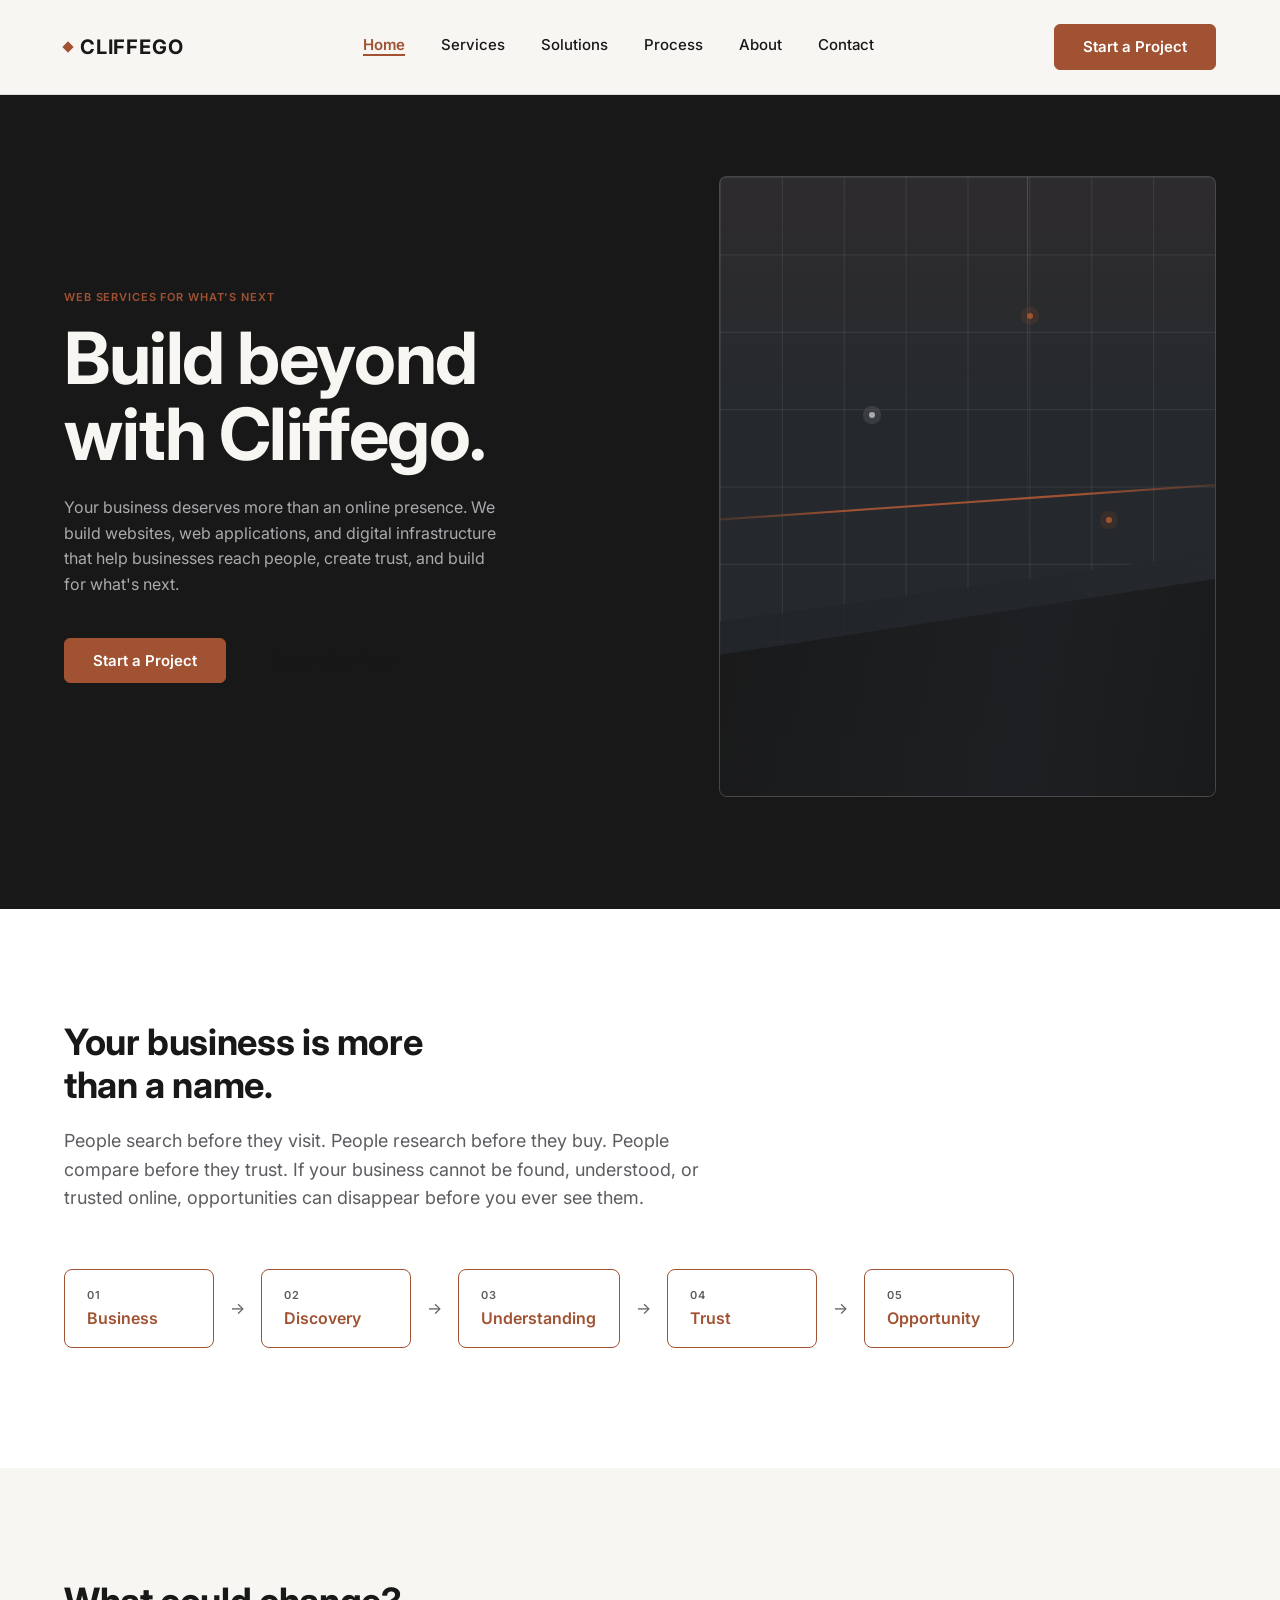
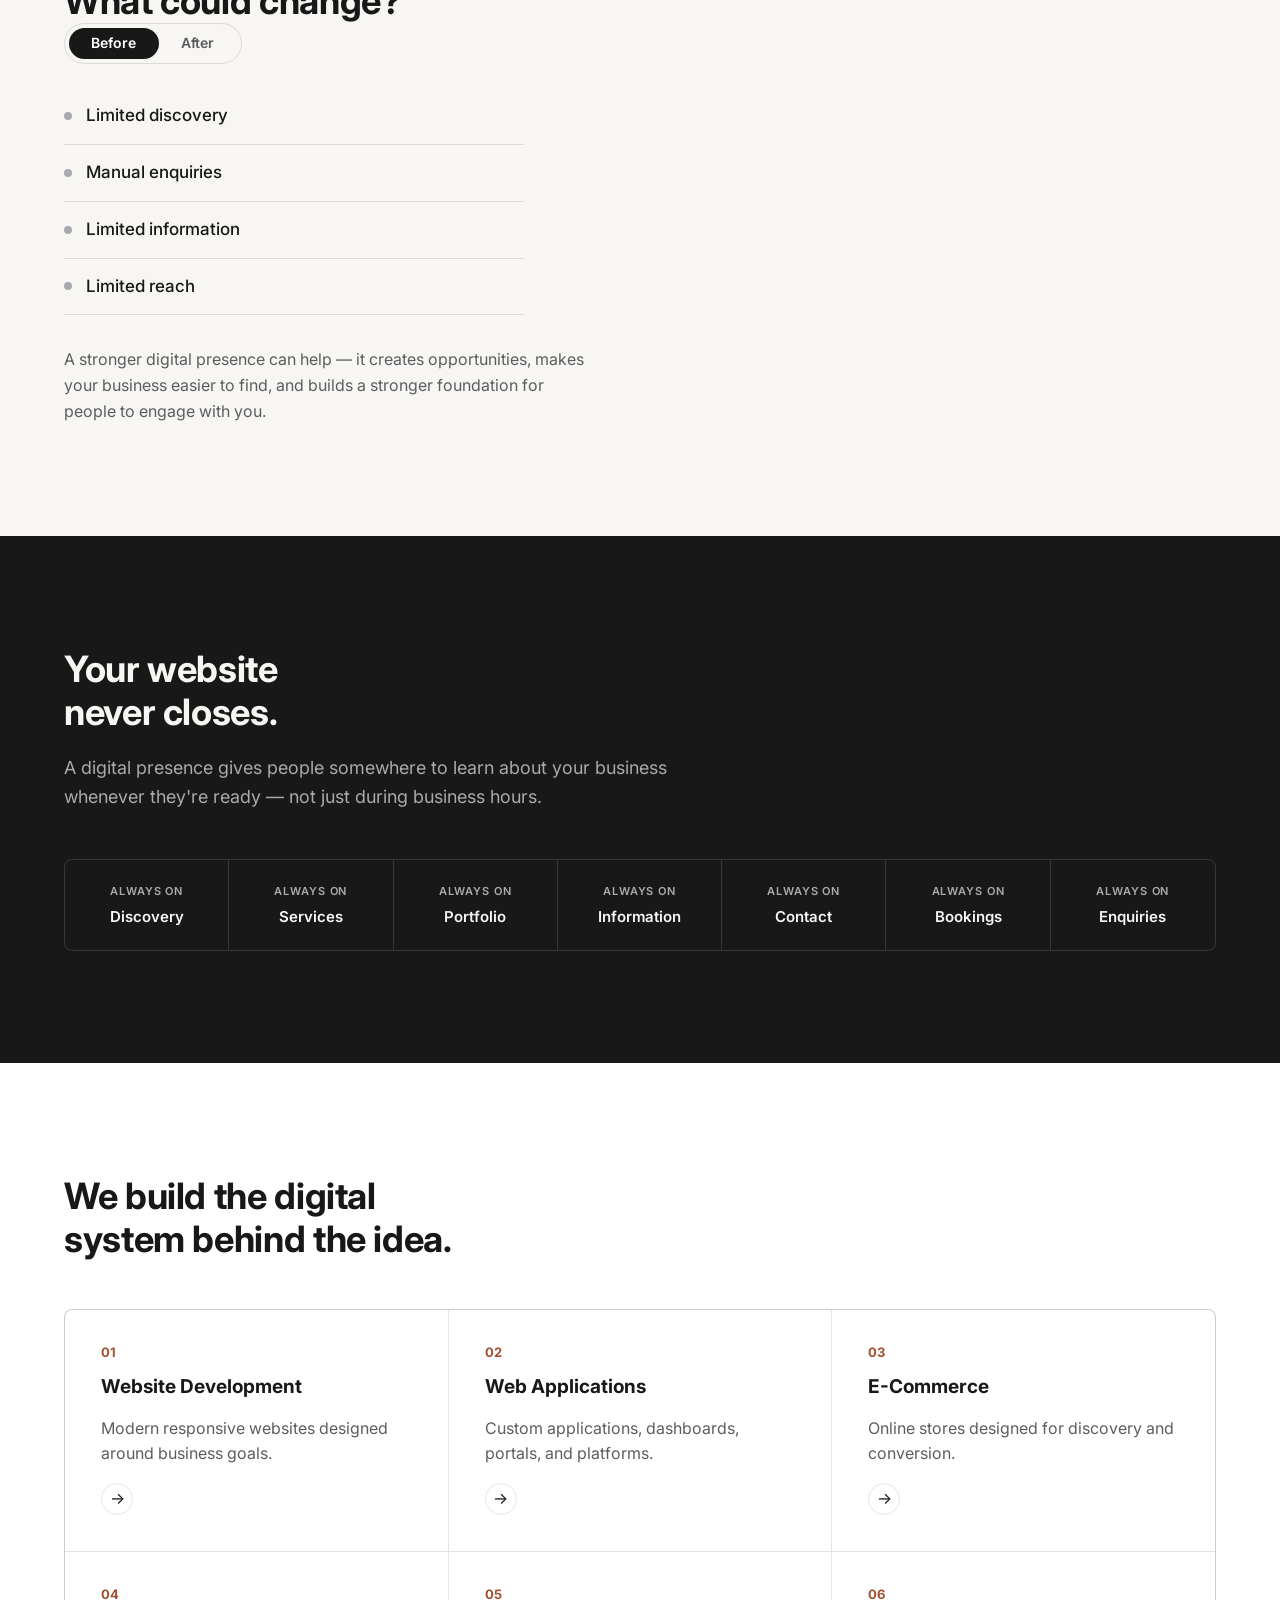
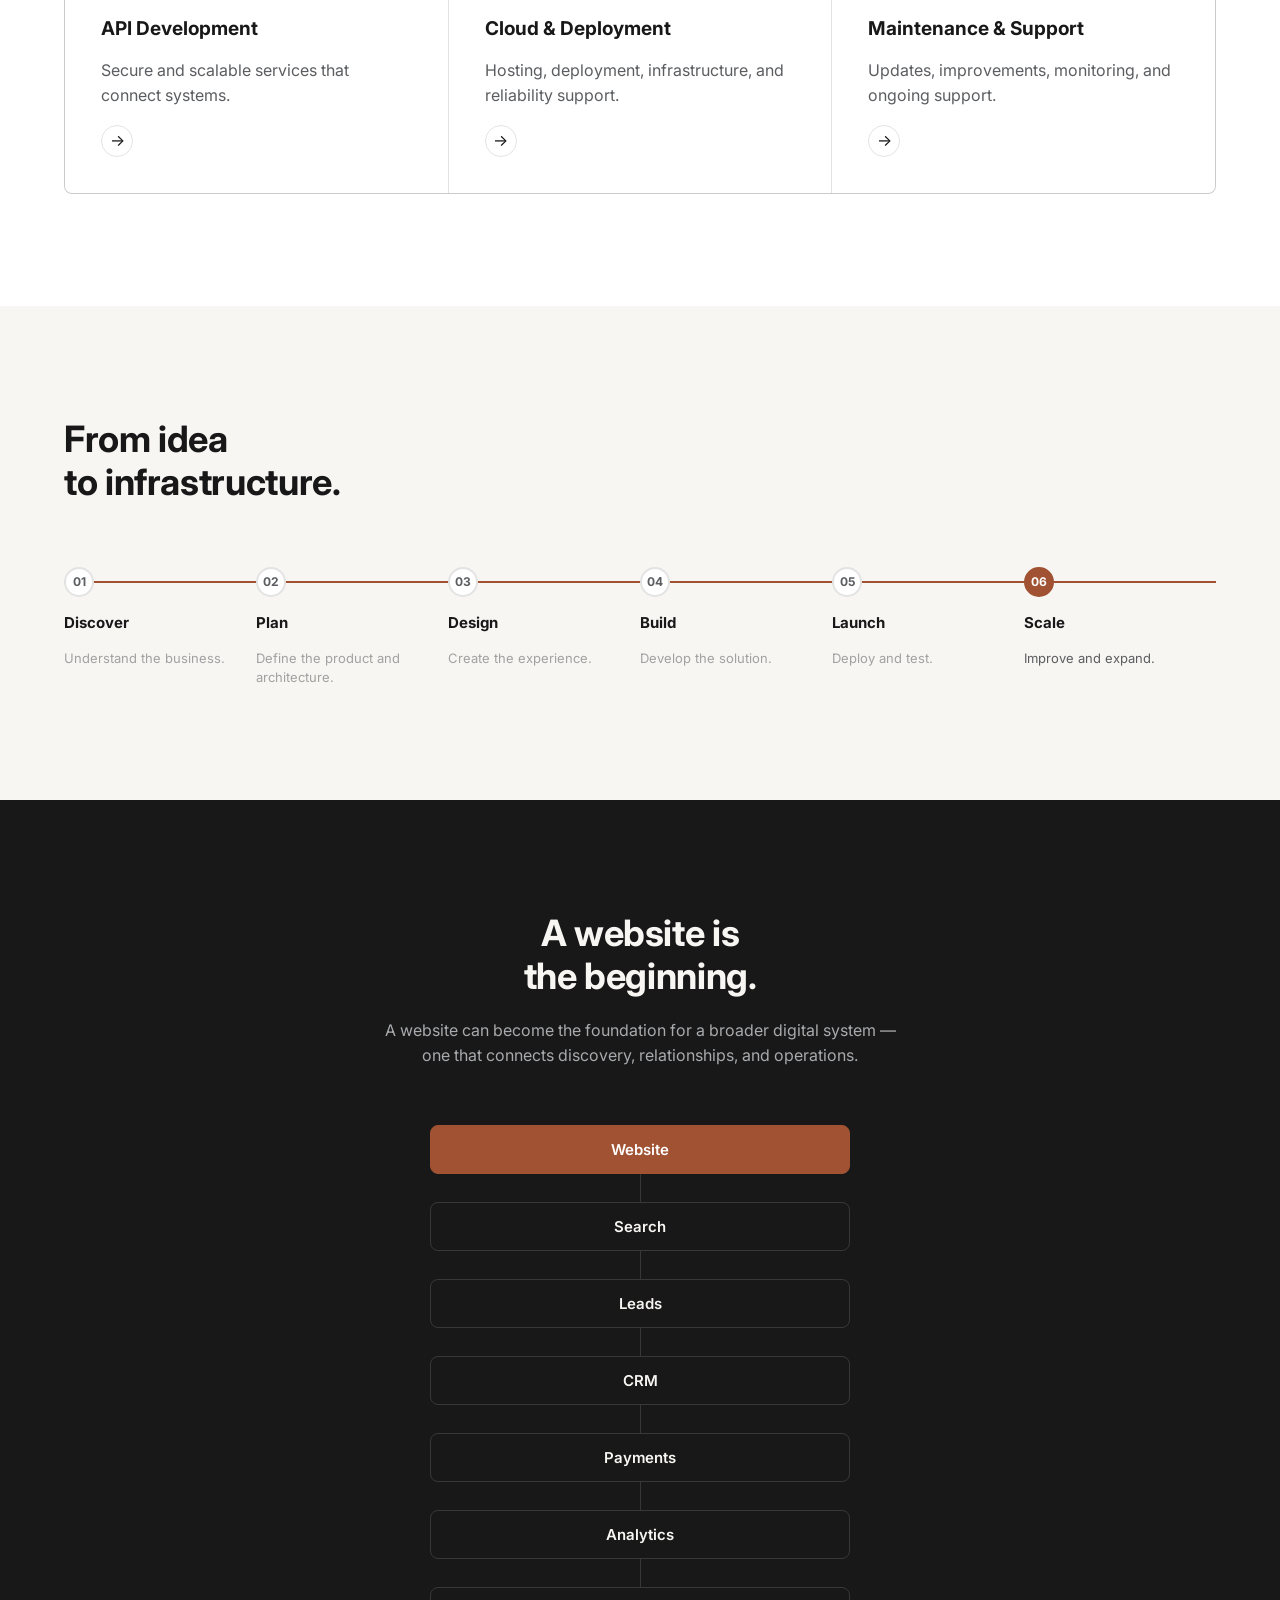
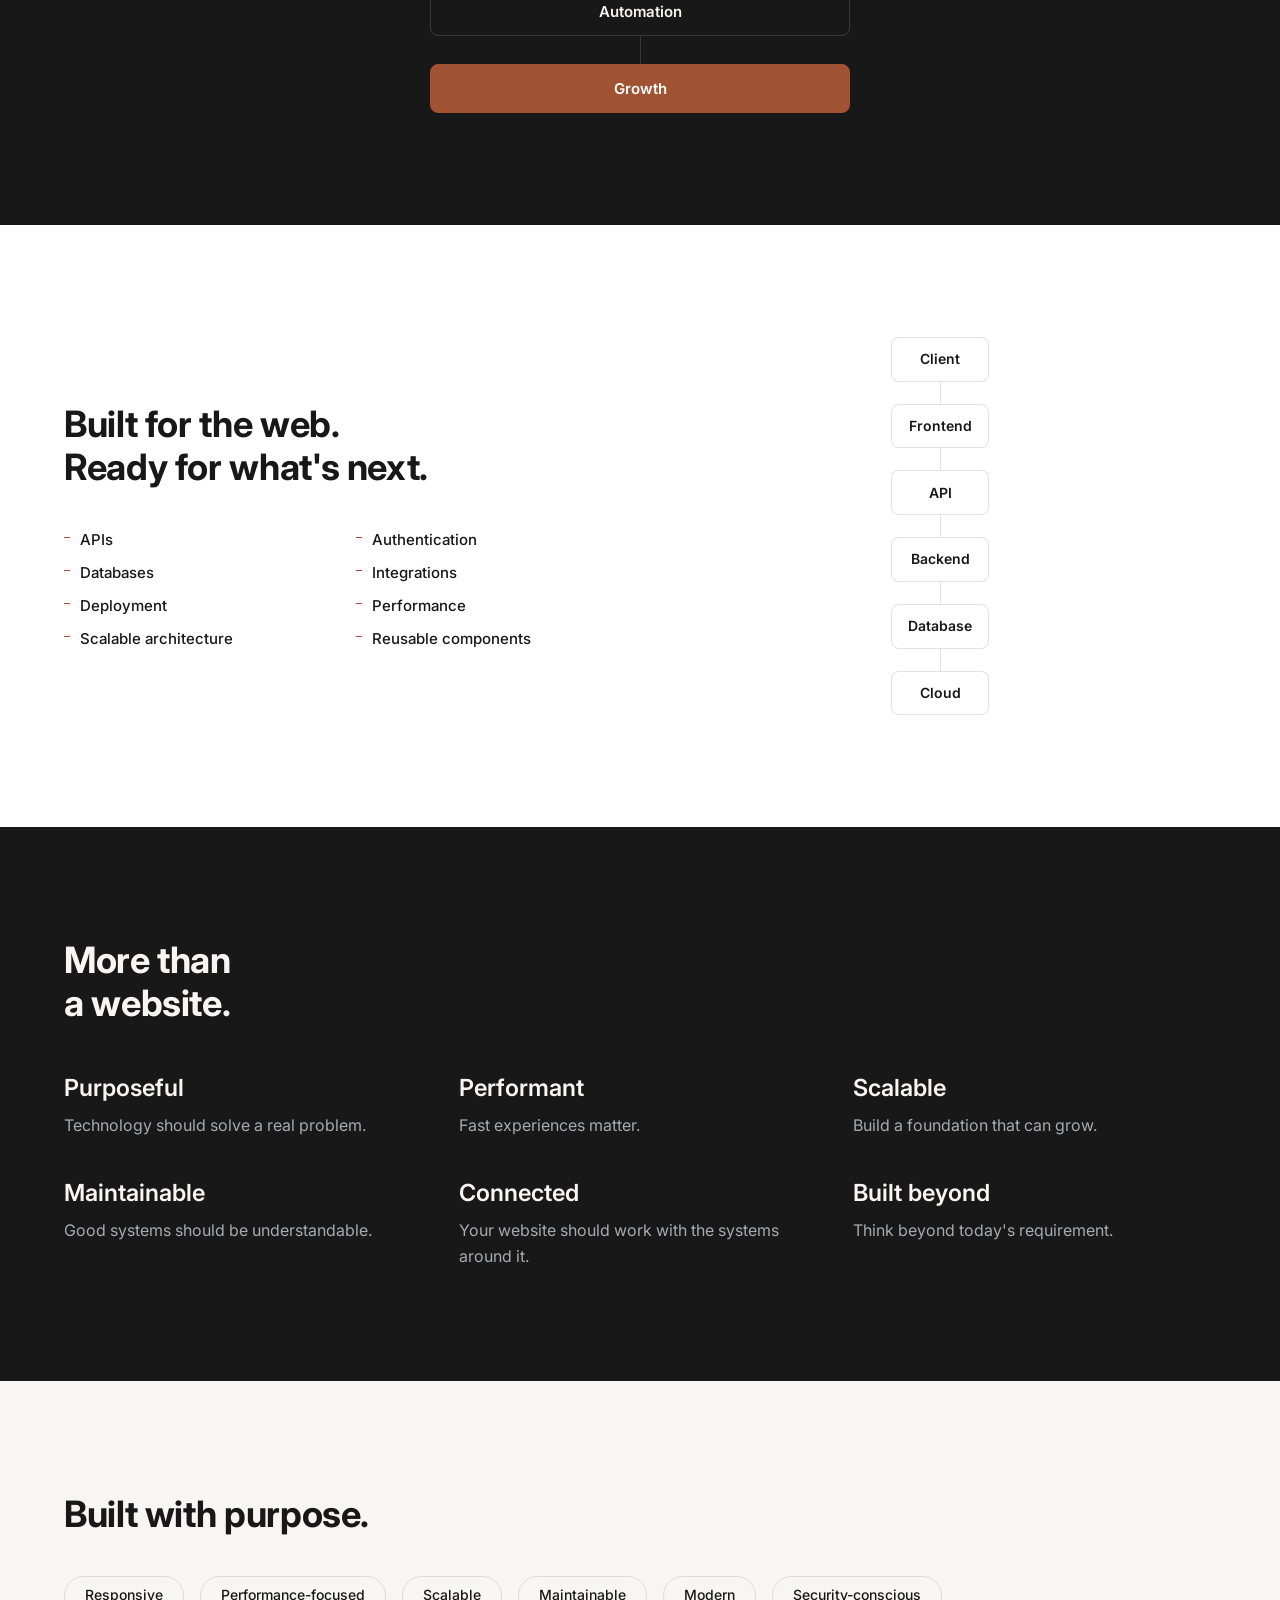
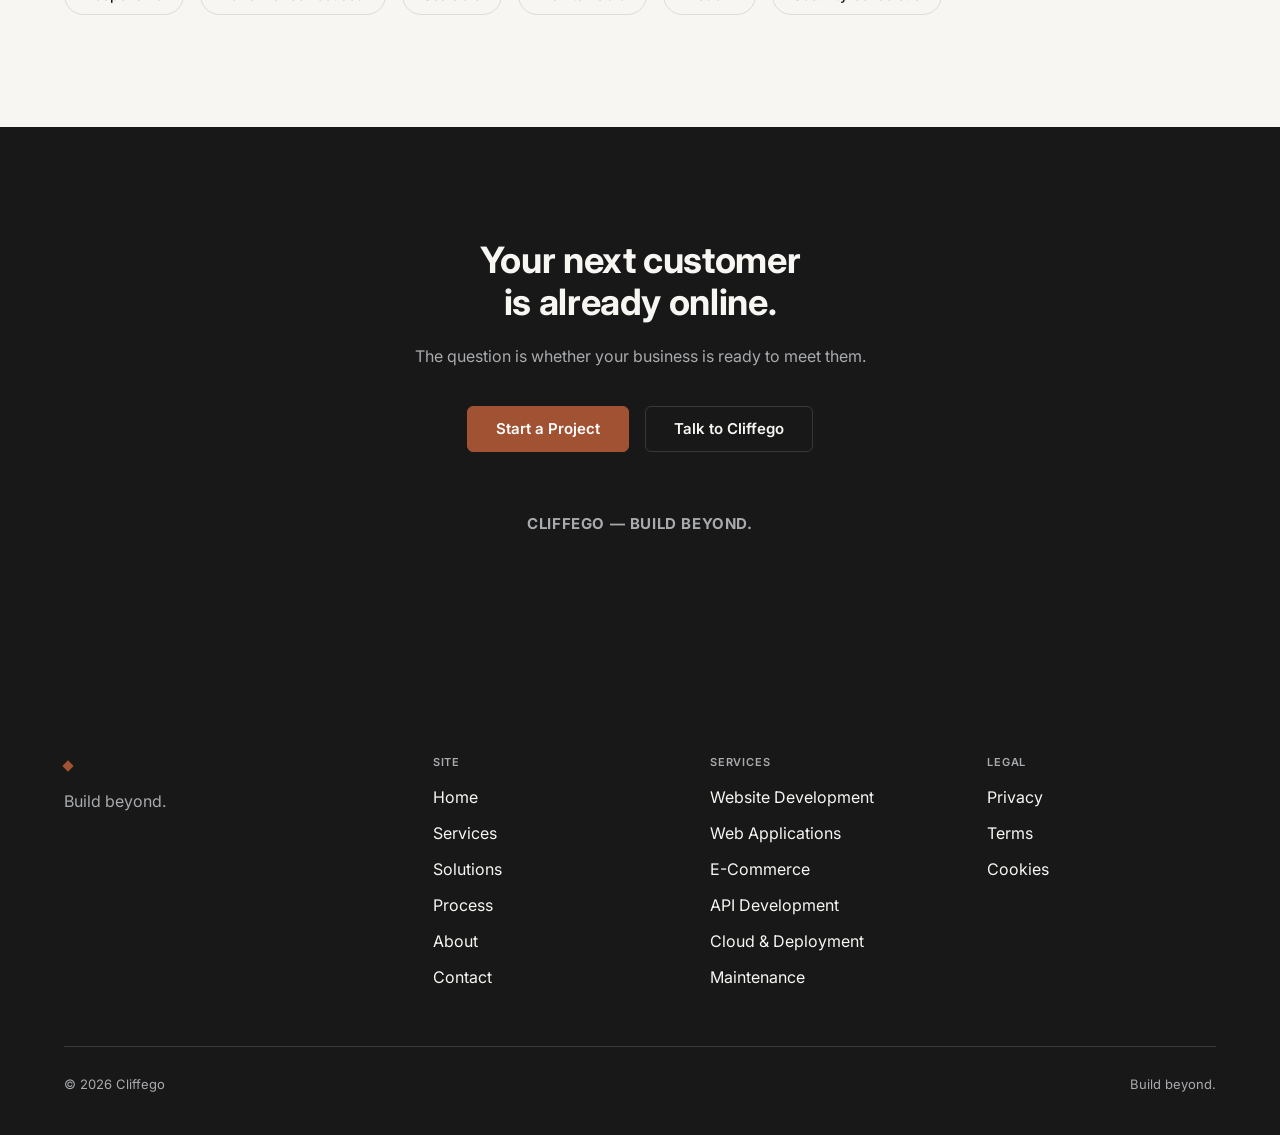
<file: index.html>
<!DOCTYPE html>
<html lang="en">
<head>
<meta charset="UTF-8" />
<meta name="viewport" content="width=device-width, initial-scale=1" />
<title>Cliffego — Web Services, Development &amp; Digital Infrastructure</title>
<meta name="description" content="Cliffego builds modern websites, web applications, e-commerce platforms, APIs, and digital infrastructure for businesses, startups, and developers." />
<link rel="preconnect" href="https://fonts.googleapis.com" />
<link rel="preconnect" href="https://fonts.gstatic.com" crossorigin />
<link href="https://fonts.googleapis.com/css2?family=Inter:wght@400;500;600;700&display=swap" rel="stylesheet" />
<link rel="stylesheet" href="css/tokens.css" />
<link rel="stylesheet" href="css/base.css" />
<link rel="stylesheet" href="css/sections.css" />
</head>
<body>

<div id="site-header"></div>

<main>

  <!-- HERO -->
  <header class="hero">
    <div class="hero__grid">
      <div>
        <span class="eyebrow">Web services for what's next</span>
        <h1 class="display">Build beyond<br />with Cliffego.</h1>
        <p class="hero__sub">Your business deserves more than an online presence. We build websites, web applications, and digital infrastructure that help businesses reach people, create trust, and build for what's next.</p>
        <div class="hero__actions actions">
          <a href="contact.html" class="btn btn-primary">Start a Project</a>
          <a href="services.html" class="btn btn-secondary">Explore Services</a>
        </div>
      </div>
      <div class="hero__visual" role="img" aria-label="Abstract geometric composition of layered strata and connected nodes, representing digital infrastructure">
        <div class="grid-lines"></div>
        <div class="beam"></div>
        <div class="edge-line"></div>
        <div class="strata strata--2"></div>
        <div class="strata strata--1"></div>
        <span class="node node--1"></span>
        <span class="node node--2"></span>
        <span class="node node--3"></span>
      </div>
    </div>
  </header>

  <!-- BUSINESS PROBLEM -->
  <section class="section section--white">
    <div class="container">
      <div class="section-head reveal">
        <h2>Your business is more<br />than a name.</h2>
        <p class="body-lg muted" style="margin-top:1.25rem;">People search before they visit. People research before they buy. People compare before they trust. If your business cannot be found, understood, or trusted online, opportunities can disappear before you ever see them.</p>
      </div>
      <div class="progression" aria-label="From business to opportunity">
        <div class="progression__step"><span class="label">01</span><span class="value">Business</span></div>
        <span class="progression__arrow">→</span>
        <div class="progression__step"><span class="label">02</span><span class="value">Discovery</span></div>
        <span class="progression__arrow">→</span>
        <div class="progression__step"><span class="label">03</span><span class="value">Understanding</span></div>
        <span class="progression__arrow">→</span>
        <div class="progression__step"><span class="label">04</span><span class="value">Trust</span></div>
        <span class="progression__arrow">→</span>
        <div class="progression__step"><span class="label">05</span><span class="value">Opportunity</span></div>
      </div>
    </div>
  </section>

  <!-- TRANSFORMATION -->
  <section class="section section--light">
    <div class="container">
      <div class="section-head reveal">
        <h2>What could change?</h2>
      </div>
      <div class="transform-toggle" role="tablist" aria-label="Before and after">
        <button data-target="before" class="is-active" role="tab" aria-selected="true">Before</button>
        <button data-target="after" role="tab" aria-selected="false">After</button>
      </div>
      <div class="transform-panel is-active" data-panel="before">
        <ul class="transform-list">
          <li><span class="dot"></span>Limited discovery</li>
          <li><span class="dot"></span>Manual enquiries</li>
          <li><span class="dot"></span>Limited information</li>
          <li><span class="dot"></span>Limited reach</li>
        </ul>
      </div>
      <div class="transform-panel" data-panel="after">
        <ul class="transform-list">
          <li><span class="dot"></span>Discoverable</li>
          <li><span class="dot"></span>Accessible</li>
          <li><span class="dot"></span>Informative</li>
          <li><span class="dot"></span>Connected</li>
        </ul>
      </div>
      <p class="muted" style="margin-top:2rem; max-width:52ch;">A stronger digital presence can help — it creates opportunities, makes your business easier to find, and builds a stronger foundation for people to engage with you.</p>
    </div>
  </section>

  <!-- NEVER CLOSES -->
  <section class="section section--dark">
    <div class="container">
      <div class="section-head reveal">
        <h2>Your website<br />never closes.</h2>
        <p class="body-lg muted" style="margin-top:1.25rem;">A digital presence gives people somewhere to learn about your business whenever they're ready — not just during business hours.</p>
      </div>
      <div class="hours-strip">
        <div><div class="cap">Always on</div><div class="val">Discovery</div></div>
        <div><div class="cap">Always on</div><div class="val">Services</div></div>
        <div><div class="cap">Always on</div><div class="val">Portfolio</div></div>
        <div><div class="cap">Always on</div><div class="val">Information</div></div>
        <div><div class="cap">Always on</div><div class="val">Contact</div></div>
        <div><div class="cap">Always on</div><div class="val">Bookings</div></div>
        <div><div class="cap">Always on</div><div class="val">Enquiries</div></div>
      </div>
    </div>
  </section>

  <!-- SERVICES -->
  <section class="section section--white" id="services">
    <div class="container">
      <div class="section-head reveal">
        <h2>We build the digital<br />system behind the idea.</h2>
      </div>
      <div class="card-grid">
        <a class="service-card" href="services.html#website-development">
          <span class="service-card__num">01</span>
          <span class="service-card__title">Website Development</span>
          <p class="service-card__desc">Modern responsive websites designed around business goals.</p>
          <span class="service-card__arrow">→</span>
        </a>
        <a class="service-card" href="services.html#web-applications">
          <span class="service-card__num">02</span>
          <span class="service-card__title">Web Applications</span>
          <p class="service-card__desc">Custom applications, dashboards, portals, and platforms.</p>
          <span class="service-card__arrow">→</span>
        </a>
        <a class="service-card" href="services.html#e-commerce">
          <span class="service-card__num">03</span>
          <span class="service-card__title">E-Commerce</span>
          <p class="service-card__desc">Online stores designed for discovery and conversion.</p>
          <span class="service-card__arrow">→</span>
        </a>
        <a class="service-card" href="services.html#api-development">
          <span class="service-card__num">04</span>
          <span class="service-card__title">API Development</span>
          <p class="service-card__desc">Secure and scalable services that connect systems.</p>
          <span class="service-card__arrow">→</span>
        </a>
        <a class="service-card" href="services.html#cloud-deployment">
          <span class="service-card__num">05</span>
          <span class="service-card__title">Cloud &amp; Deployment</span>
          <p class="service-card__desc">Hosting, deployment, infrastructure, and reliability support.</p>
          <span class="service-card__arrow">→</span>
        </a>
        <a class="service-card" href="services.html#maintenance-support">
          <span class="service-card__num">06</span>
          <span class="service-card__title">Maintenance &amp; Support</span>
          <p class="service-card__desc">Updates, improvements, monitoring, and ongoing support.</p>
          <span class="service-card__arrow">→</span>
        </a>
      </div>
    </div>
  </section>

  <!-- PROCESS -->
  <section class="section section--light">
    <div class="container">
      <div class="section-head reveal">
        <h2>From idea<br />to infrastructure.</h2>
      </div>
      <div class="process-rail">
        <div class="process-rail__track"></div>
        <div class="process-rail__fill"></div>
        <div class="process-rail__steps">
          <div class="process-step is-active">
            <span class="process-step__dot">01</span>
            <span class="process-step__title">Discover</span>
            <p class="process-step__desc">Understand the business.</p>
          </div>
          <div class="process-step">
            <span class="process-step__dot">02</span>
            <span class="process-step__title">Plan</span>
            <p class="process-step__desc">Define the product and architecture.</p>
          </div>
          <div class="process-step">
            <span class="process-step__dot">03</span>
            <span class="process-step__title">Design</span>
            <p class="process-step__desc">Create the experience.</p>
          </div>
          <div class="process-step">
            <span class="process-step__dot">04</span>
            <span class="process-step__title">Build</span>
            <p class="process-step__desc">Develop the solution.</p>
          </div>
          <div class="process-step">
            <span class="process-step__dot">05</span>
            <span class="process-step__title">Launch</span>
            <p class="process-step__desc">Deploy and test.</p>
          </div>
          <div class="process-step">
            <span class="process-step__dot">06</span>
            <span class="process-step__title">Scale</span>
            <p class="process-step__desc">Improve and expand.</p>
          </div>
        </div>
      </div>
    </div>
  </section>

  <!-- DIGITAL ECOSYSTEM -->
  <section class="section section--dark">
    <div class="container">
      <div class="section-head centered reveal" style="max-width:520px;">
        <h2>A website is<br />the beginning.</h2>
        <p class="muted" style="margin-top:1.25rem;">A website can become the foundation for a broader digital system — one that connects discovery, relationships, and operations.</p>
      </div>
      <div class="ecosystem-flow">
        <div class="ecosystem-flow__node ecosystem-flow__node--start">Website</div>
        <div class="ecosystem-flow__connector"></div>
        <div class="ecosystem-flow__node">Search</div>
        <div class="ecosystem-flow__connector"></div>
        <div class="ecosystem-flow__node">Leads</div>
        <div class="ecosystem-flow__connector"></div>
        <div class="ecosystem-flow__node">CRM</div>
        <div class="ecosystem-flow__connector"></div>
        <div class="ecosystem-flow__node">Payments</div>
        <div class="ecosystem-flow__connector"></div>
        <div class="ecosystem-flow__node">Analytics</div>
        <div class="ecosystem-flow__connector"></div>
        <div class="ecosystem-flow__node">Automation</div>
        <div class="ecosystem-flow__connector"></div>
        <div class="ecosystem-flow__node ecosystem-flow__node--start">Growth</div>
      </div>
    </div>
  </section>

  <!-- TECHNICAL -->
  <section class="section section--white">
    <div class="container grid-2" style="align-items:center;">
      <div class="reveal">
        <h2>Built for the web.<br />Ready for what's next.</h2>
        <ul class="capability-list">
          <li>APIs</li>
          <li>Authentication</li>
          <li>Databases</li>
          <li>Integrations</li>
          <li>Deployment</li>
          <li>Performance</li>
          <li>Scalable architecture</li>
          <li>Reusable components</li>
        </ul>
      </div>
      <div class="arch-diagram" aria-label="Client, frontend, API, backend, database, cloud architecture">
        <div class="arch-diagram__node">Client</div>
        <div class="arch-diagram__connector"></div>
        <div class="arch-diagram__node">Frontend</div>
        <div class="arch-diagram__connector"></div>
        <div class="arch-diagram__node">API</div>
        <div class="arch-diagram__connector"></div>
        <div class="arch-diagram__node">Backend</div>
        <div class="arch-diagram__connector"></div>
        <div class="arch-diagram__node">Database</div>
        <div class="arch-diagram__connector"></div>
        <div class="arch-diagram__node">Cloud</div>
      </div>
    </div>
  </section>

  <!-- WHY CLIFFEGO -->
  <section class="section section--dark">
    <div class="container">
      <div class="section-head reveal">
        <h2>More than<br />a website.</h2>
      </div>
      <div class="principles-grid">
        <div class="principle"><h3 class="h3">Purposeful</h3><p>Technology should solve a real problem.</p></div>
        <div class="principle"><h3 class="h3">Performant</h3><p>Fast experiences matter.</p></div>
        <div class="principle"><h3 class="h3">Scalable</h3><p>Build a foundation that can grow.</p></div>
        <div class="principle"><h3 class="h3">Maintainable</h3><p>Good systems should be understandable.</p></div>
        <div class="principle"><h3 class="h3">Connected</h3><p>Your website should work with the systems around it.</p></div>
        <div class="principle"><h3 class="h3">Built beyond</h3><p>Think beyond today's requirement.</p></div>
      </div>
    </div>
  </section>

  <!-- TRUST -->
  <section class="section section--light">
    <div class="container">
      <div class="section-head reveal">
        <h2>Built with purpose.</h2>
      </div>
      <div class="trust-row">
        <span class="trust-chip">Responsive</span>
        <span class="trust-chip">Performance-focused</span>
        <span class="trust-chip">Scalable</span>
        <span class="trust-chip">Maintainable</span>
        <span class="trust-chip">Modern</span>
        <span class="trust-chip">Security-conscious</span>
      </div>
    </div>
  </section>

  <!-- FINAL CTA -->
  <section class="section section--dark final-cta">
    <div class="container">
      <div class="final-cta__inner reveal">
        <h2>Your next customer<br />is already online.</h2>
        <p class="muted" style="margin-top:1.25rem;">The question is whether your business is ready to meet them.</p>
        <div class="actions">
          <a href="contact.html" class="btn btn-primary">Start a Project</a>
          <a href="contact.html" class="btn btn-secondary">Talk to Cliffego</a>
        </div>
        <div class="final-cta__wordmark">CLIFFEGO — BUILD BEYOND.</div>
      </div>
    </div>
  </section>

</main>

<div id="site-footer"></div>

<script src="js/main.js"></script>
</body>
</html>
</file>
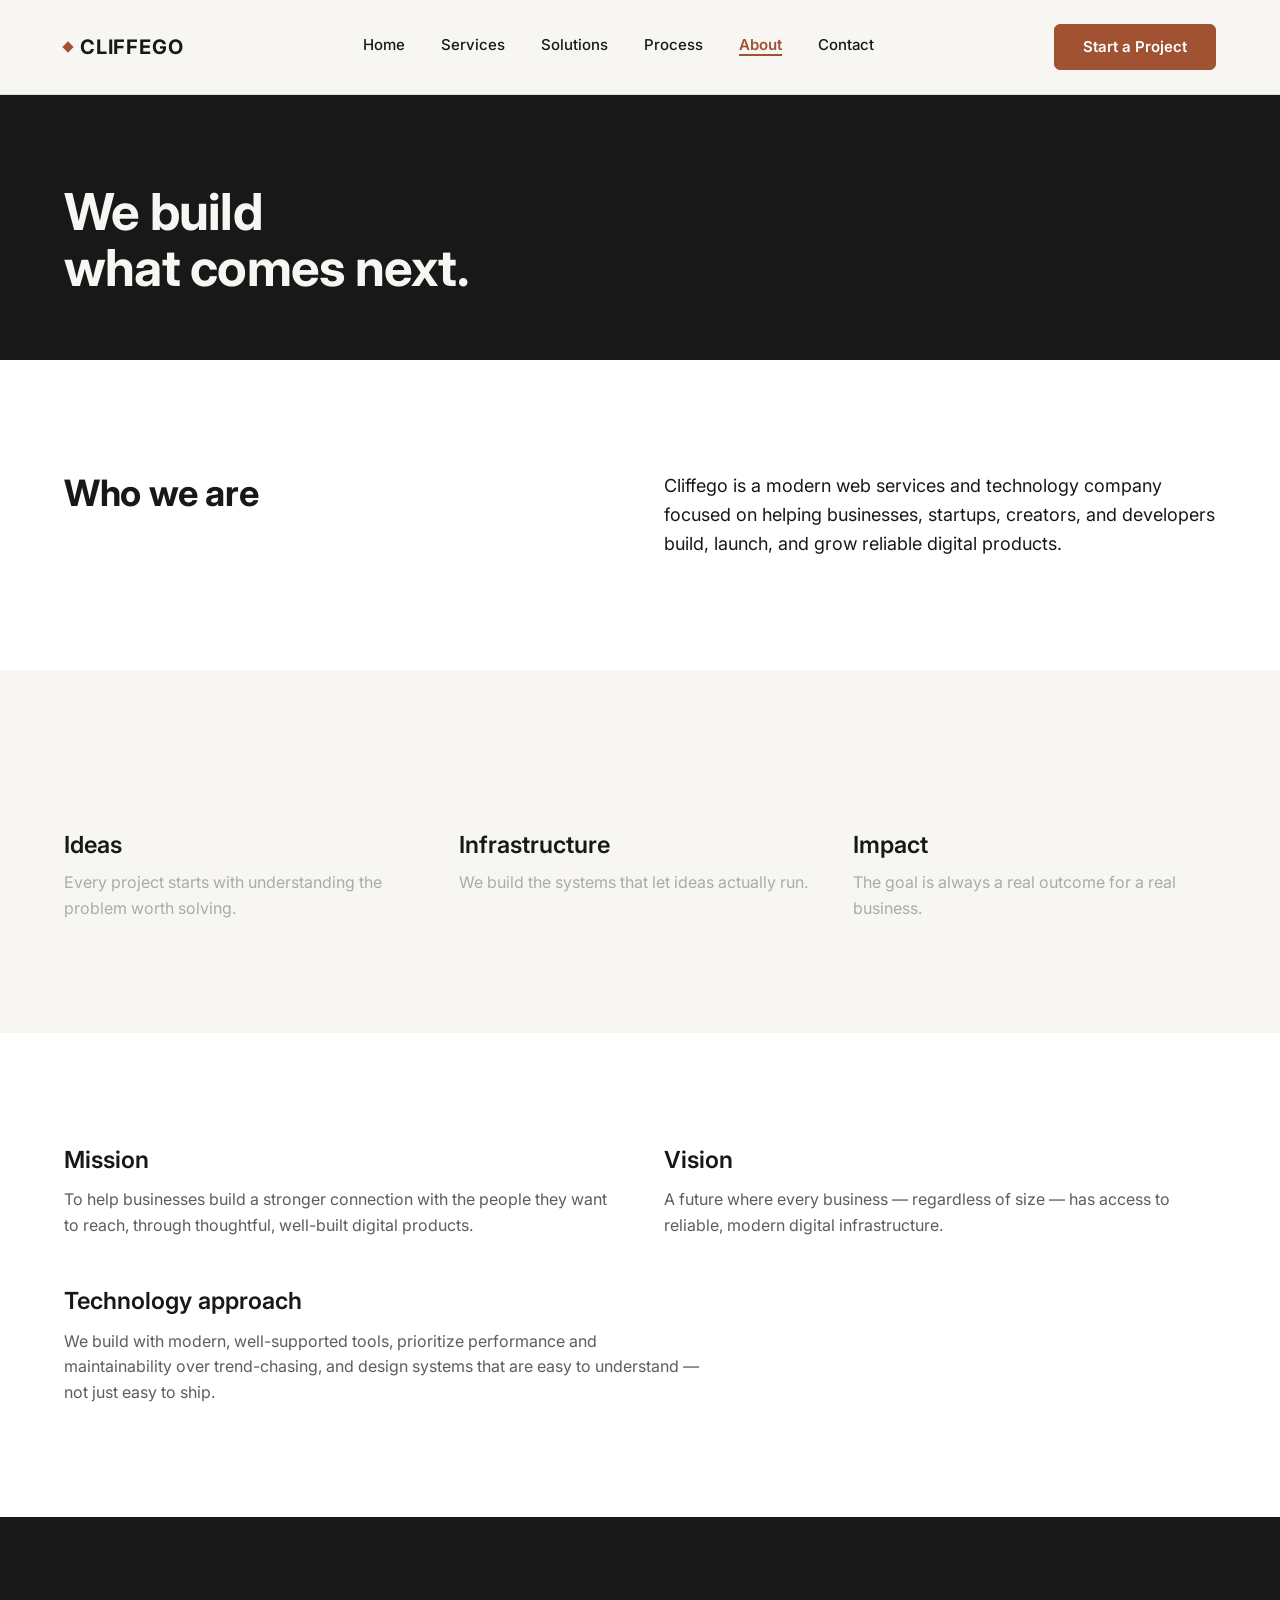
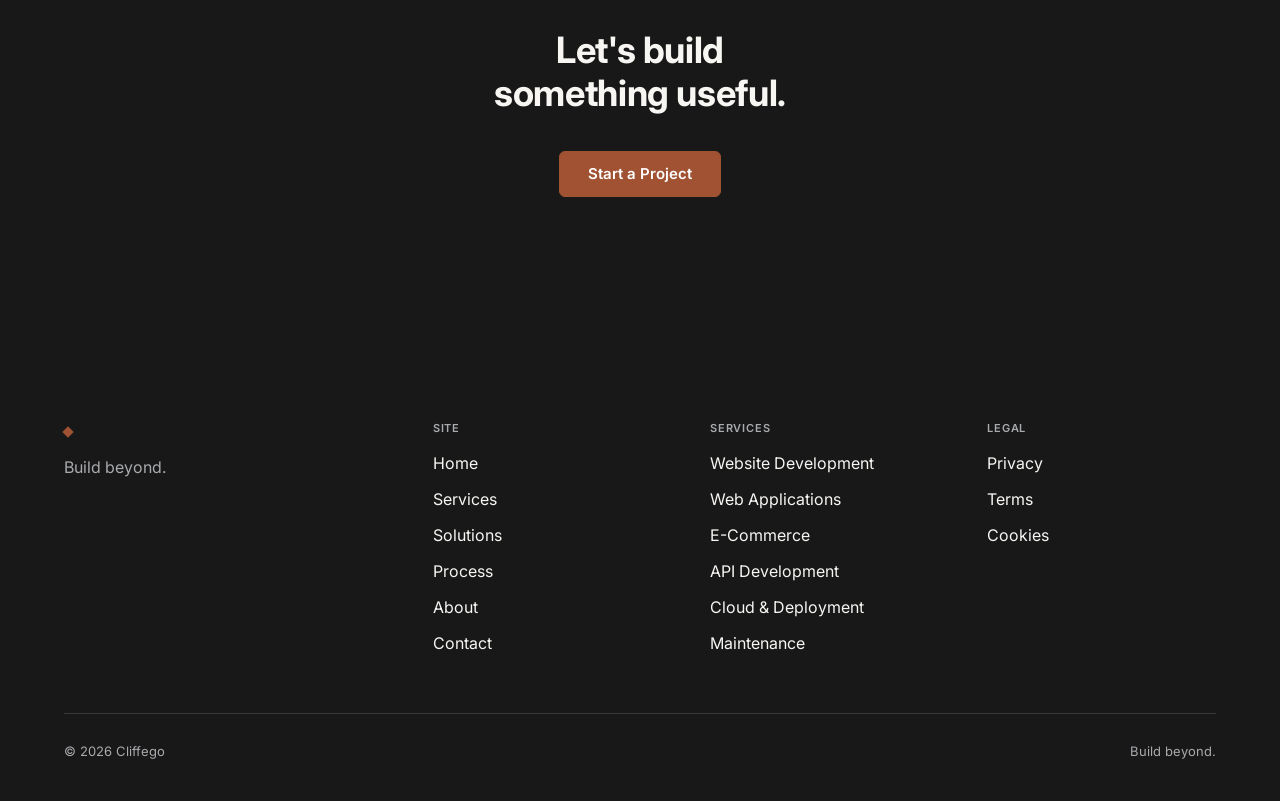
<file: about.html>
<!DOCTYPE html>
<html lang="en">
<head>
<meta charset="UTF-8" />
<meta name="viewport" content="width=device-width, initial-scale=1" />
<title>About — Cliffego</title>
<meta name="description" content="Cliffego is a modern web services and technology company focused on helping businesses, startups, creators, and developers build reliable digital products." />
<link href="https://fonts.googleapis.com/css2?family=Inter:wght@400;500;600;700&display=swap" rel="stylesheet" />
<link rel="stylesheet" href="css/tokens.css" />
<link rel="stylesheet" href="css/base.css" />
<link rel="stylesheet" href="css/sections.css" />
</head>
<body>

<nav class="nav" aria-label="Primary">
  <div class="nav__inner">
    <a href="index.html" class="nav__logo">CLIFFEGO</a>
    <div class="nav__links">
      <a href="index.html">Home</a>
      <a href="services.html">Services</a>
      <a href="solutions.html">Solutions</a>
      <a href="process.html">Process</a>
      <a href="about.html" class="is-active">About</a>
      <a href="contact.html">Contact</a>
    </div>
    <div class="nav__right">
      <a href="contact.html" class="btn btn-primary">Start a Project</a>
      <button class="nav__menu-btn" aria-label="Open menu" aria-expanded="false"><span></span><span></span><span></span></button>
    </div>
  </div>
</nav>

<div class="mobile-menu" aria-hidden="true">
  <div class="mobile-menu__links">
    <a href="index.html">Home</a><a href="services.html">Services</a><a href="solutions.html">Solutions</a><a href="process.html">Process</a><a href="about.html">About</a><a href="contact.html">Contact</a>
  </div>
  <a href="contact.html" class="btn btn-primary">Start a Project</a>
</div>

<main>
  <header class="page-hero">
    <div class="container">
      <h1 class="h1">We build<br />what comes next.</h1>
    </div>
  </header>

  <section class="section section--white">
    <div class="container grid-2">
      <div class="reveal">
        <h2 class="h2">Who we are</h2>
      </div>
      <div>
        <p class="body-lg">Cliffego is a modern web services and technology company focused on helping businesses, startups, creators, and developers build, launch, and grow reliable digital products.</p>
      </div>
    </div>
  </section>

  <section class="section section--light">
    <div class="container">
      <div class="principles-grid" style="grid-template-columns: repeat(3, 1fr);">
        <div class="principle"><h3 class="h3">Ideas</h3><p class="muted">Every project starts with understanding the problem worth solving.</p></div>
        <div class="principle"><h3 class="h3">Infrastructure</h3><p class="muted">We build the systems that let ideas actually run.</p></div>
        <div class="principle"><h3 class="h3">Impact</h3><p class="muted">The goal is always a real outcome for a real business.</p></div>
      </div>
    </div>
  </section>

  <section class="section section--white">
    <div class="container grid-2">
      <div>
        <h3 class="h3" style="margin-bottom:0.75rem;">Mission</h3>
        <p class="muted">To help businesses build a stronger connection with the people they want to reach, through thoughtful, well-built digital products.</p>
      </div>
      <div>
        <h3 class="h3" style="margin-bottom:0.75rem;">Vision</h3>
        <p class="muted">A future where every business — regardless of size — has access to reliable, modern digital infrastructure.</p>
      </div>
    </div>
    <div class="container" style="margin-top:3rem;">
      <h3 class="h3" style="margin-bottom:0.75rem;">Technology approach</h3>
      <p class="muted" style="max-width:64ch;">We build with modern, well-supported tools, prioritize performance and maintainability over trend-chasing, and design systems that are easy to understand — not just easy to ship.</p>
    </div>
  </section>

  <section class="section section--dark final-cta">
    <div class="container">
      <div class="final-cta__inner reveal">
        <h2>Let's build<br />something useful.</h2>
        <div class="actions"><a href="contact.html" class="btn btn-primary">Start a Project</a></div>
      </div>
    </div>
  </section>
</main>

<footer class="footer">
  <div class="footer__top">
    <div class="footer__brand"><div class="nav__logo">CLIFFEGO</div><p class="footer__tagline">Build beyond.</p></div>
    <div class="footer__col"><div class="footer__col-title">Site</div><ul>
      <li><a href="index.html">Home</a></li><li><a href="services.html">Services</a></li><li><a href="solutions.html">Solutions</a></li><li><a href="process.html">Process</a></li><li><a href="about.html">About</a></li><li><a href="contact.html">Contact</a></li>
    </ul></div>
    <div class="footer__col"><div class="footer__col-title">Services</div><ul>
      <li><a href="services.html#website-development">Website Development</a></li><li><a href="services.html#web-applications">Web Applications</a></li><li><a href="services.html#e-commerce">E-Commerce</a></li><li><a href="services.html#api-development">API Development</a></li><li><a href="services.html#cloud-deployment">Cloud &amp; Deployment</a></li><li><a href="services.html#maintenance-support">Maintenance</a></li>
    </ul></div>
    <div class="footer__col"><div class="footer__col-title">Legal</div><ul>
      <li><a href="#">Privacy</a></li><li><a href="#">Terms</a></li><li><a href="#">Cookies</a></li>
    </ul></div>
  </div>
  <div class="footer__bottom"><span>© 2026 Cliffego</span><span>Build beyond.</span></div>
</footer>

<script src="js/main.js"></script>
</body>
</html>
</file>
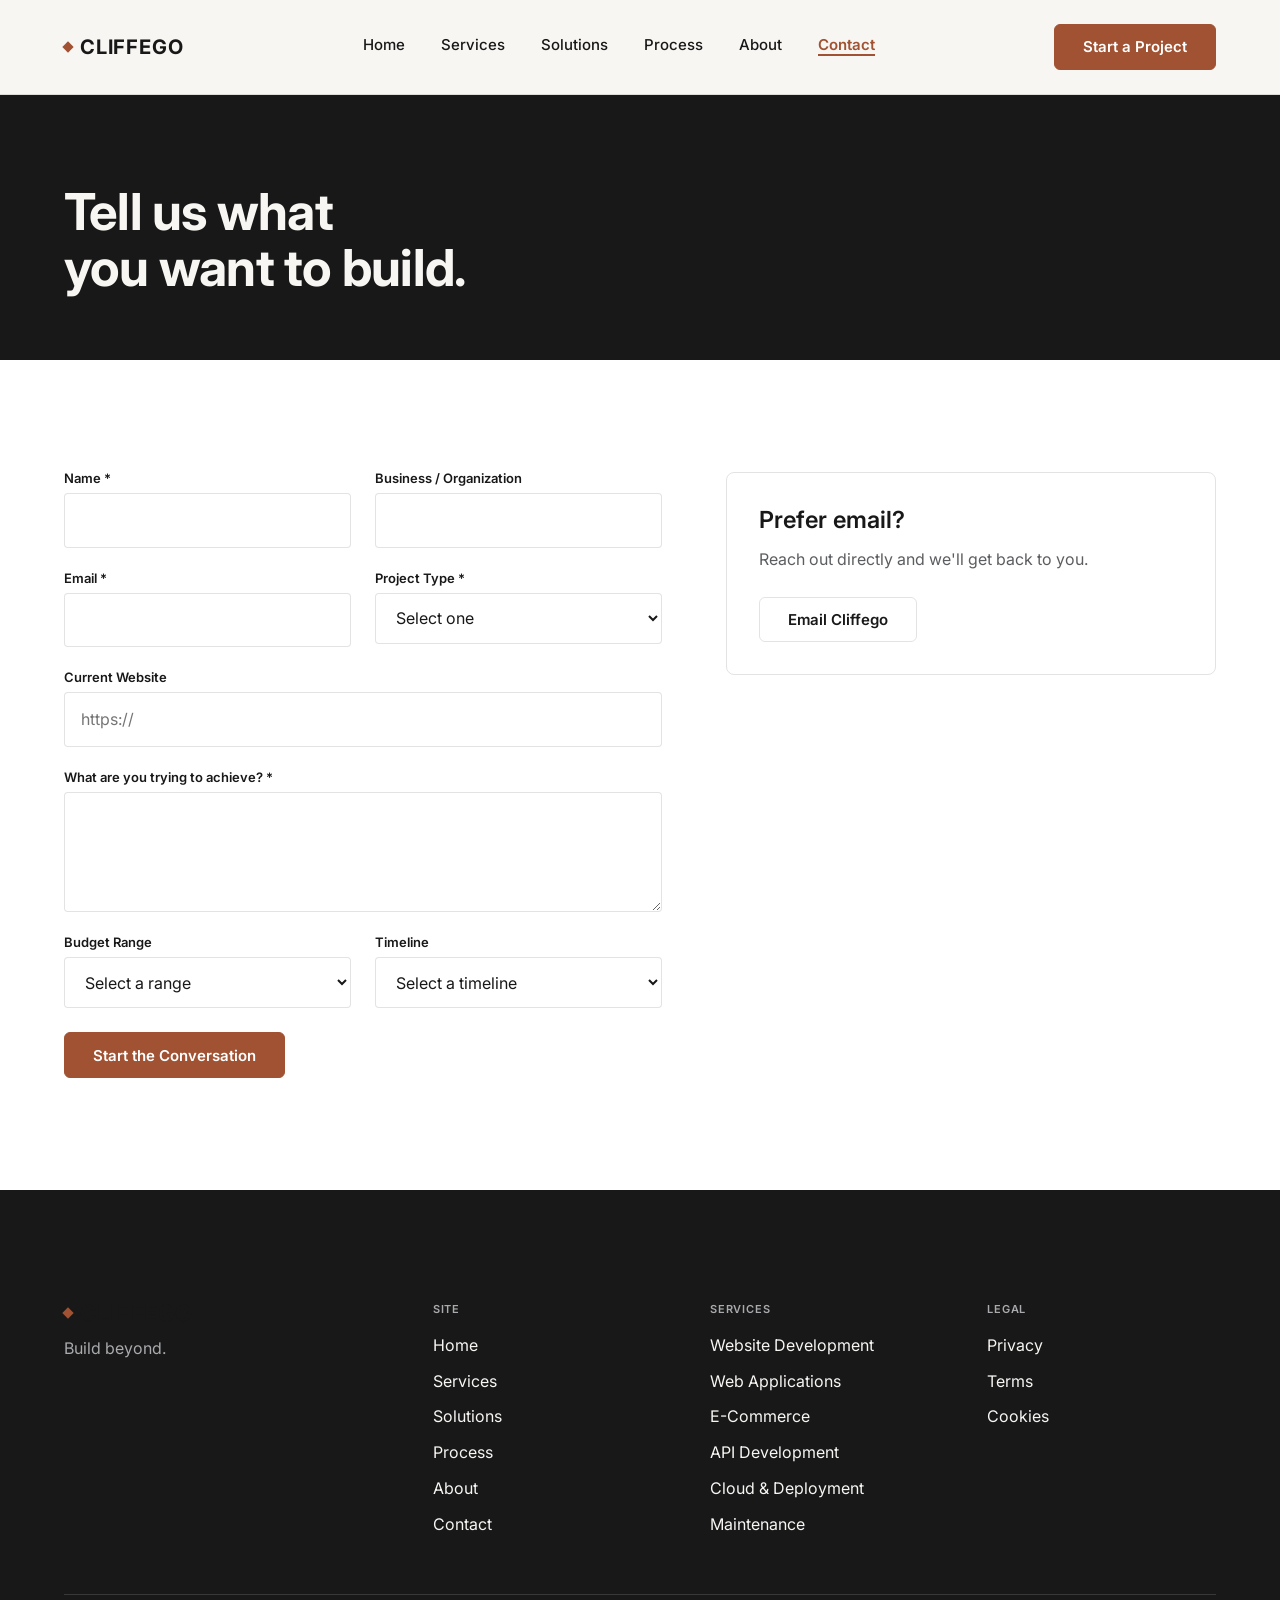
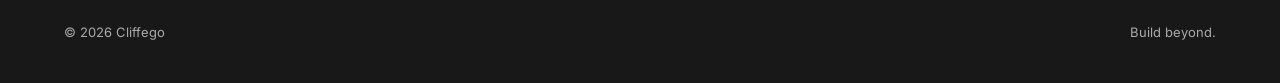
<file: contact.html>
<!DOCTYPE html>
<html lang="en">
<head>
<meta charset="UTF-8" />
<meta name="viewport" content="width=device-width, initial-scale=1" />
<title>Contact — Cliffego</title>
<meta name="description" content="Tell us what you want to build. Start a project with Cliffego or email us directly." />
<link href="https://fonts.googleapis.com/css2?family=Inter:wght@400;500;600;700&display=swap" rel="stylesheet" />
<link rel="stylesheet" href="css/tokens.css" />
<link rel="stylesheet" href="css/base.css" />
<link rel="stylesheet" href="css/sections.css" />
</head>
<body>

<nav class="nav" aria-label="Primary">
  <div class="nav__inner">
    <a href="index.html" class="nav__logo">CLIFFEGO</a>
    <div class="nav__links">
      <a href="index.html">Home</a>
      <a href="services.html">Services</a>
      <a href="solutions.html">Solutions</a>
      <a href="process.html">Process</a>
      <a href="about.html">About</a>
      <a href="contact.html" class="is-active">Contact</a>
    </div>
    <div class="nav__right">
      <a href="contact.html" class="btn btn-primary">Start a Project</a>
      <button class="nav__menu-btn" aria-label="Open menu" aria-expanded="false"><span></span><span></span><span></span></button>
    </div>
  </div>
</nav>

<div class="mobile-menu" aria-hidden="true">
  <div class="mobile-menu__links">
    <a href="index.html">Home</a><a href="services.html">Services</a><a href="solutions.html">Solutions</a><a href="process.html">Process</a><a href="about.html">About</a><a href="contact.html">Contact</a>
  </div>
  <a href="contact.html" class="btn btn-primary">Start a Project</a>
</div>

<main>
  <header class="page-hero">
    <div class="container">
      <h1 class="h1">Tell us what<br />you want to build.</h1>
    </div>
  </header>

  <section class="section section--white">
    <div class="container contact-layout">
      <form class="contact-form" novalidate>
        <div class="form-row">
          <div class="field">
            <label for="name">Name *</label>
            <input id="name" name="name" type="text" required />
            <span class="error">Please enter your name.</span>
          </div>
          <div class="field">
            <label for="org">Business / Organization</label>
            <input id="org" name="org" type="text" />
          </div>
        </div>
        <div class="form-row">
          <div class="field">
            <label for="email">Email *</label>
            <input id="email" name="email" type="email" required />
            <span class="error">Please enter a valid email.</span>
          </div>
          <div class="field">
            <label for="project-type">Project Type *</label>
            <select id="project-type" name="projectType" required>
              <option value="">Select one</option>
              <option>Website Development</option>
              <option>Web Applications</option>
              <option>E-Commerce</option>
              <option>API Development</option>
              <option>Cloud &amp; Deployment</option>
              <option>Maintenance &amp; Support</option>
              <option>Not sure yet</option>
            </select>
            <span class="error">Please select a project type.</span>
          </div>
        </div>
        <div class="field">
          <label for="current-site">Current Website</label>
          <input id="current-site" name="currentSite" type="url" placeholder="https://" />
        </div>
        <div class="field">
          <label for="goal">What are you trying to achieve? *</label>
          <textarea id="goal" name="goal" required></textarea>
          <span class="error">Please describe your project.</span>
        </div>
        <div class="form-row">
          <div class="field">
            <label for="budget">Budget Range</label>
            <select id="budget" name="budget">
              <option value="">Select a range</option>
              <option>Under $5,000</option>
              <option>$5,000 – $15,000</option>
              <option>$15,000 – $50,000</option>
              <option>$50,000+</option>
            </select>
          </div>
          <div class="field">
            <label for="timeline">Timeline</label>
            <select id="timeline" name="timeline">
              <option value="">Select a timeline</option>
              <option>As soon as possible</option>
              <option>1–3 months</option>
              <option>3–6 months</option>
              <option>Flexible</option>
            </select>
          </div>
        </div>
        <button type="submit" class="btn btn-primary">Start the Conversation</button>
        <p class="form-status" role="status"></p>
      </form>

      <aside class="contact-side">
        <h3 class="h3">Prefer email?</h3>
        <p class="muted" style="margin-top:0.5rem;">Reach out directly and we'll get back to you.</p>
        <a href="mailto:hello@cliffego.com" class="btn btn-secondary" style="margin-top:1.5rem;">Email Cliffego</a>
      </aside>
    </div>
  </section>
</main>

<footer class="footer">
  <div class="footer__top">
    <div class="footer__brand"><div class="nav__logo">CLIFFEGO</div><p class="footer__tagline">Build beyond.</p></div>
    <div class="footer__col"><div class="footer__col-title">Site</div><ul>
      <li><a href="index.html">Home</a></li><li><a href="services.html">Services</a></li><li><a href="solutions.html">Solutions</a></li><li><a href="process.html">Process</a></li><li><a href="about.html">About</a></li><li><a href="contact.html">Contact</a></li>
    </ul></div>
    <div class="footer__col"><div class="footer__col-title">Services</div><ul>
      <li><a href="services.html#website-development">Website Development</a></li><li><a href="services.html#web-applications">Web Applications</a></li><li><a href="services.html#e-commerce">E-Commerce</a></li><li><a href="services.html#api-development">API Development</a></li><li><a href="services.html#cloud-deployment">Cloud &amp; Deployment</a></li><li><a href="services.html#maintenance-support">Maintenance</a></li>
    </ul></div>
    <div class="footer__col"><div class="footer__col-title">Legal</div><ul>
      <li><a href="#">Privacy</a></li><li><a href="#">Terms</a></li><li><a href="#">Cookies</a></li>
    </ul></div>
  </div>
  <div class="footer__bottom"><span>© 2026 Cliffego</span><span>Build beyond.</span></div>
</footer>

<script src="js/main.js"></script>
</body>
</html>
</file>
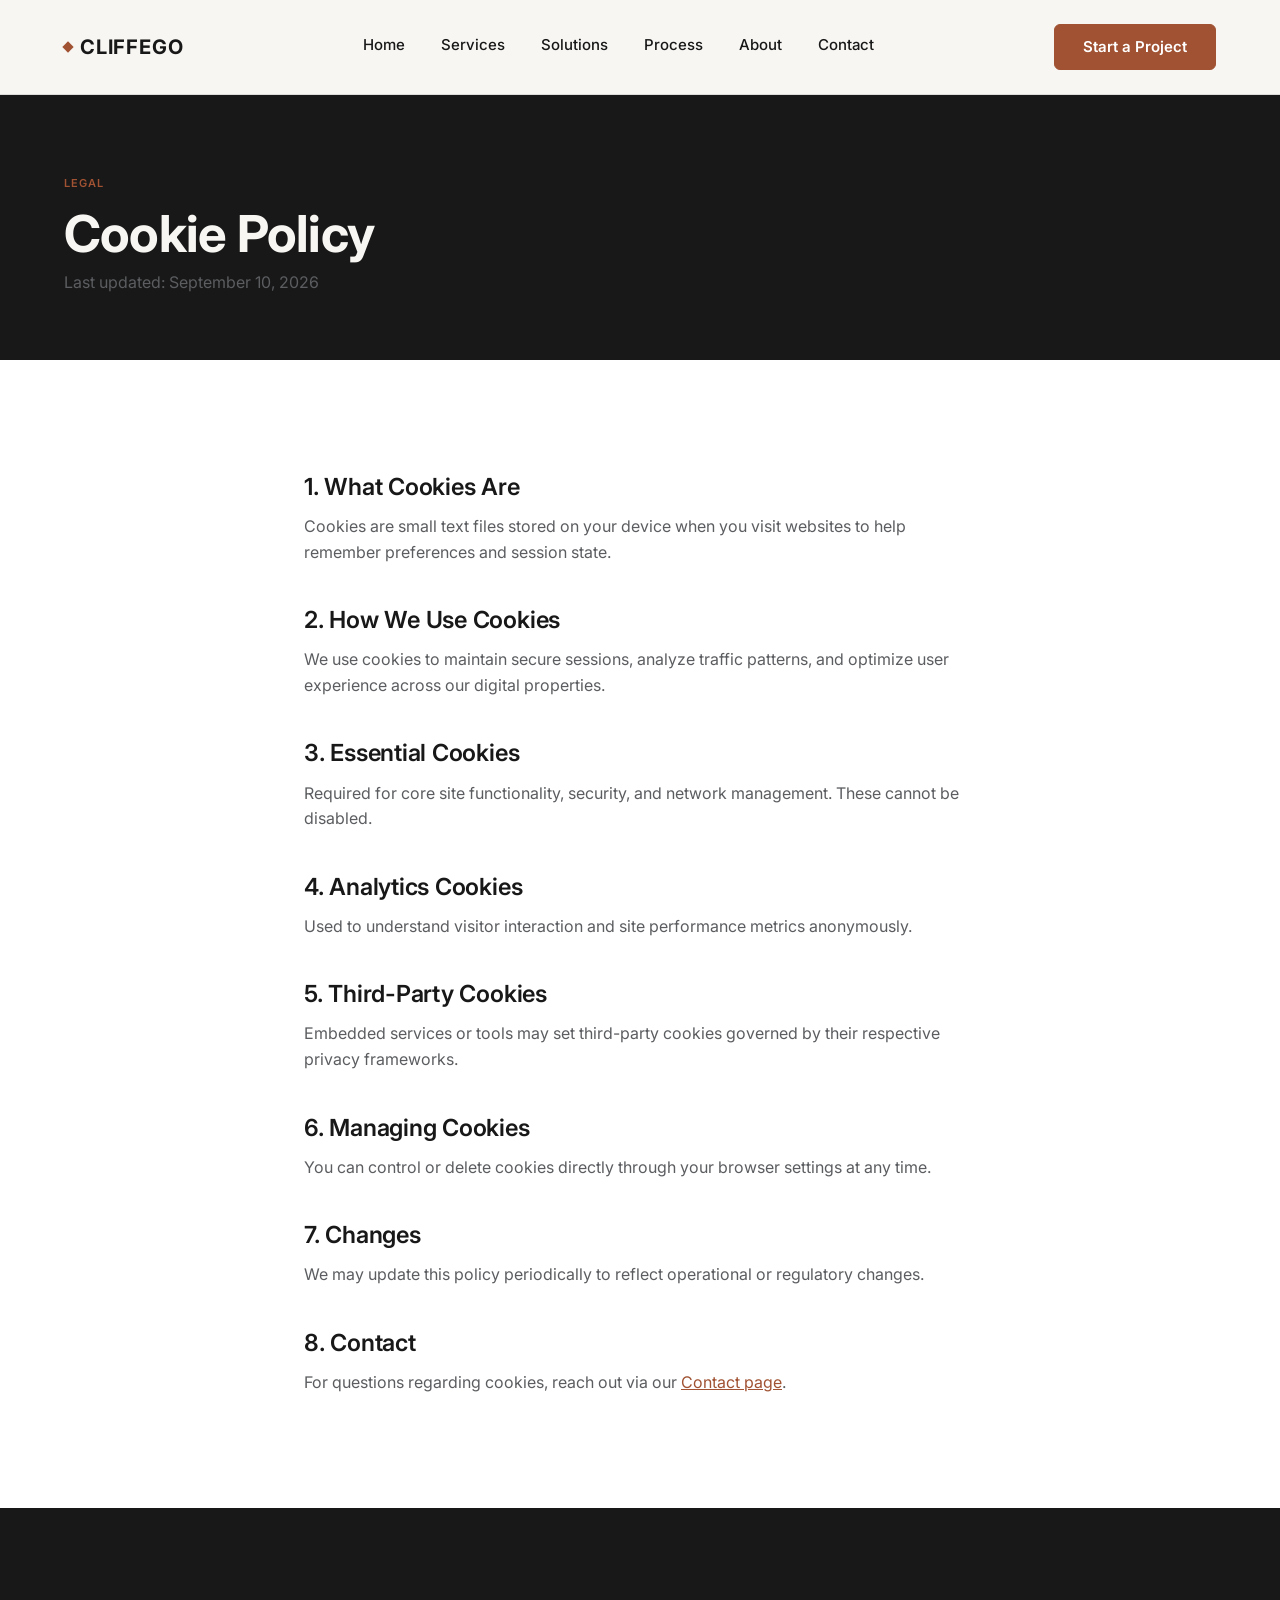
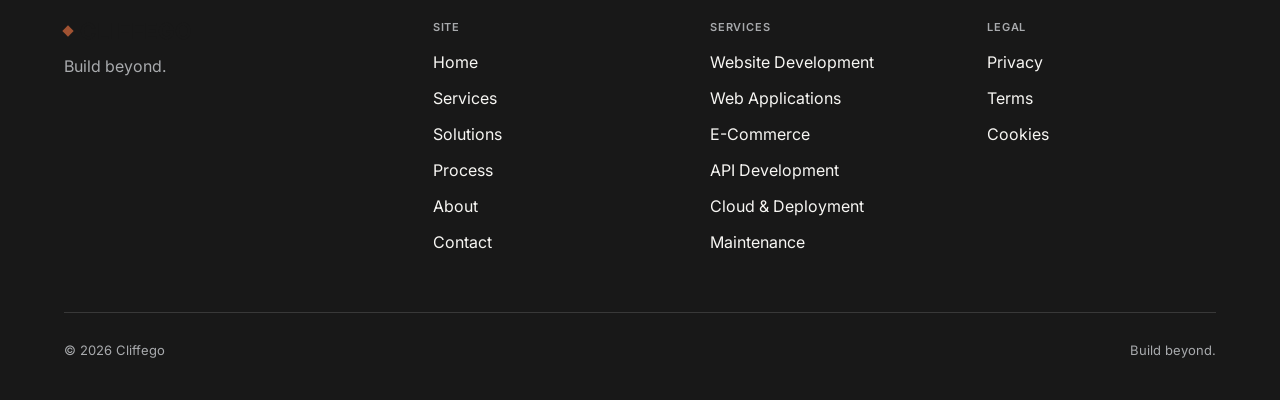
<file: cookies.html>
<!DOCTYPE html>
<html lang="en">
<head>
<meta charset="UTF-8" />
<meta name="viewport" content="width=device-width, initial-scale=1" />
<title>Cliffego — Cookie Policy</title>
<meta name="description" content="Cookie Policy for Cliffego. Learn about essential cookies, analytics, and cookie management settings." />
<link href="https://fonts.googleapis.com/css2?family=Inter:wght@400;500;600;700&display=swap" rel="stylesheet" />
<link rel="stylesheet" href="css/tokens.css" />
<link rel="stylesheet" href="css/base.css" />
<link rel="stylesheet" href="css/sections.css" />
</head>
<body>

<nav class="nav" aria-label="Primary">
  <div class="nav__inner">
    <a href="index.html" class="nav__logo">CLIFFEGO</a>
    <div class="nav__links">
      <a href="index.html">Home</a>
      <a href="services.html">Services</a>
      <a href="solutions.html">Solutions</a>
      <a href="process.html">Process</a>
      <a href="about.html">About</a>
      <a href="contact.html">Contact</a>
    </div>
    <div class="nav__right">
      <a href="contact.html" class="btn btn-primary">Start a Project</a>
      <button class="nav__menu-btn" aria-label="Open menu" aria-expanded="false"><span></span><span></span><span></span></button>
    </div>
  </div>
</nav>

<div class="mobile-menu" aria-hidden="true" style="display:none;">
  <div class="mobile-menu__links">
    <a href="index.html">Home</a><a href="services.html">Services</a><a href="solutions.html">Solutions</a><a href="process.html">Process</a><a href="about.html">About</a><a href="contact.html">Contact</a>
  </div>
  <a href="contact.html" class="btn btn-primary">Start a Project</a>
</div>

<main>
  <header class="page-hero">
    <div class="container">
      <span class="eyebrow">Legal</span>
      <h1 class="h1">Cookie Policy</h1>
      <p class="muted" style="margin-top:0.5rem;">Last updated: September 10, 2026</p>
    </div>
  </header>

  <section class="section section--white">
    <div class="container" style="max-width: 800px;">
      <div class="stack-sm" style="gap: 2.5rem; display: flex; flex-direction: column;">
        <div><h2 class="h3" style="margin-bottom: 0.75rem;">1. What Cookies Are</h2><p class="muted">Cookies are small text files stored on your device when you visit websites to help remember preferences and session state.</p></div>
        <div><h2 class="h3" style="margin-bottom: 0.75rem;">2. How We Use Cookies</h2><p class="muted">We use cookies to maintain secure sessions, analyze traffic patterns, and optimize user experience across our digital properties.</p></div>
        <div><h2 class="h3" style="margin-bottom: 0.75rem;">3. Essential Cookies</h2><p class="muted">Required for core site functionality, security, and network management. These cannot be disabled.</p></div>
        <div><h2 class="h3" style="margin-bottom: 0.75rem;">4. Analytics Cookies</h2><p class="muted">Used to understand visitor interaction and site performance metrics anonymously.</p></div>
        <div><h2 class="h3" style="margin-bottom: 0.75rem;">5. Third-Party Cookies</h2><p class="muted">Embedded services or tools may set third-party cookies governed by their respective privacy frameworks.</p></div>
        <div><h2 class="h3" style="margin-bottom: 0.75rem;">6. Managing Cookies</h2><p class="muted">You can control or delete cookies directly through your browser settings at any time.</p></div>
        <div><h2 class="h3" style="margin-bottom: 0.75rem;">7. Changes</h2><p class="muted">We may update this policy periodically to reflect operational or regulatory changes.</p></div>
        <div><h2 class="h3" style="margin-bottom: 0.75rem;">8. Contact</h2><p class="muted">For questions regarding cookies, reach out via our <a href="contact.html" style="color: var(--accent); text-decoration: underline;">Contact page</a>.</p></div>
      </div>
    </div>
  </section>
</main>

<footer class="footer">
  <div class="footer__top">
    <div class="footer__brand"><div class="nav__logo">CLIFFEGO</div><p class="footer__tagline">Build beyond.</p></div>
    <div class="footer__col"><div class="footer__col-title">Site</div><ul>
      <li><a href="index.html">Home</a></li><li><a href="services.html">Services</a></li><li><a href="solutions.html">Solutions</a></li><li><a href="process.html">Process</a></li><li><a href="about.html">About</a></li><li><a href="contact.html">Contact</a></li>
    </ul></div>
    <div class="footer__col"><div class="footer__col-title">Services</div><ul>
      <li><a href="services.html#website-development">Website Development</a></li><li><a href="services.html#web-applications">Web Applications</a></li><li><a href="services.html#e-commerce">E-Commerce</a></li><li><a href="services.html#api-development">API Development</a></li><li><a href="services.html#cloud-deployment">Cloud &amp; Deployment</a></li><li><a href="services.html#maintenance-support">Maintenance</a></li>
    </ul></div>
    <div class="footer__col"><div class="footer__col-title">Legal</div><ul>
      <li><a href="privacy.html">Privacy</a></li><li><a href="terms.html">Terms</a></li><li><a href="cookies.html">Cookies</a></li>
    </ul></div>
  </div>
  <div class="footer__bottom"><span>© 2026 Cliffego</span><span>Build beyond.</span></div>
</footer>

<script src="js/main.js"></script>
</body>
</html>
</file>
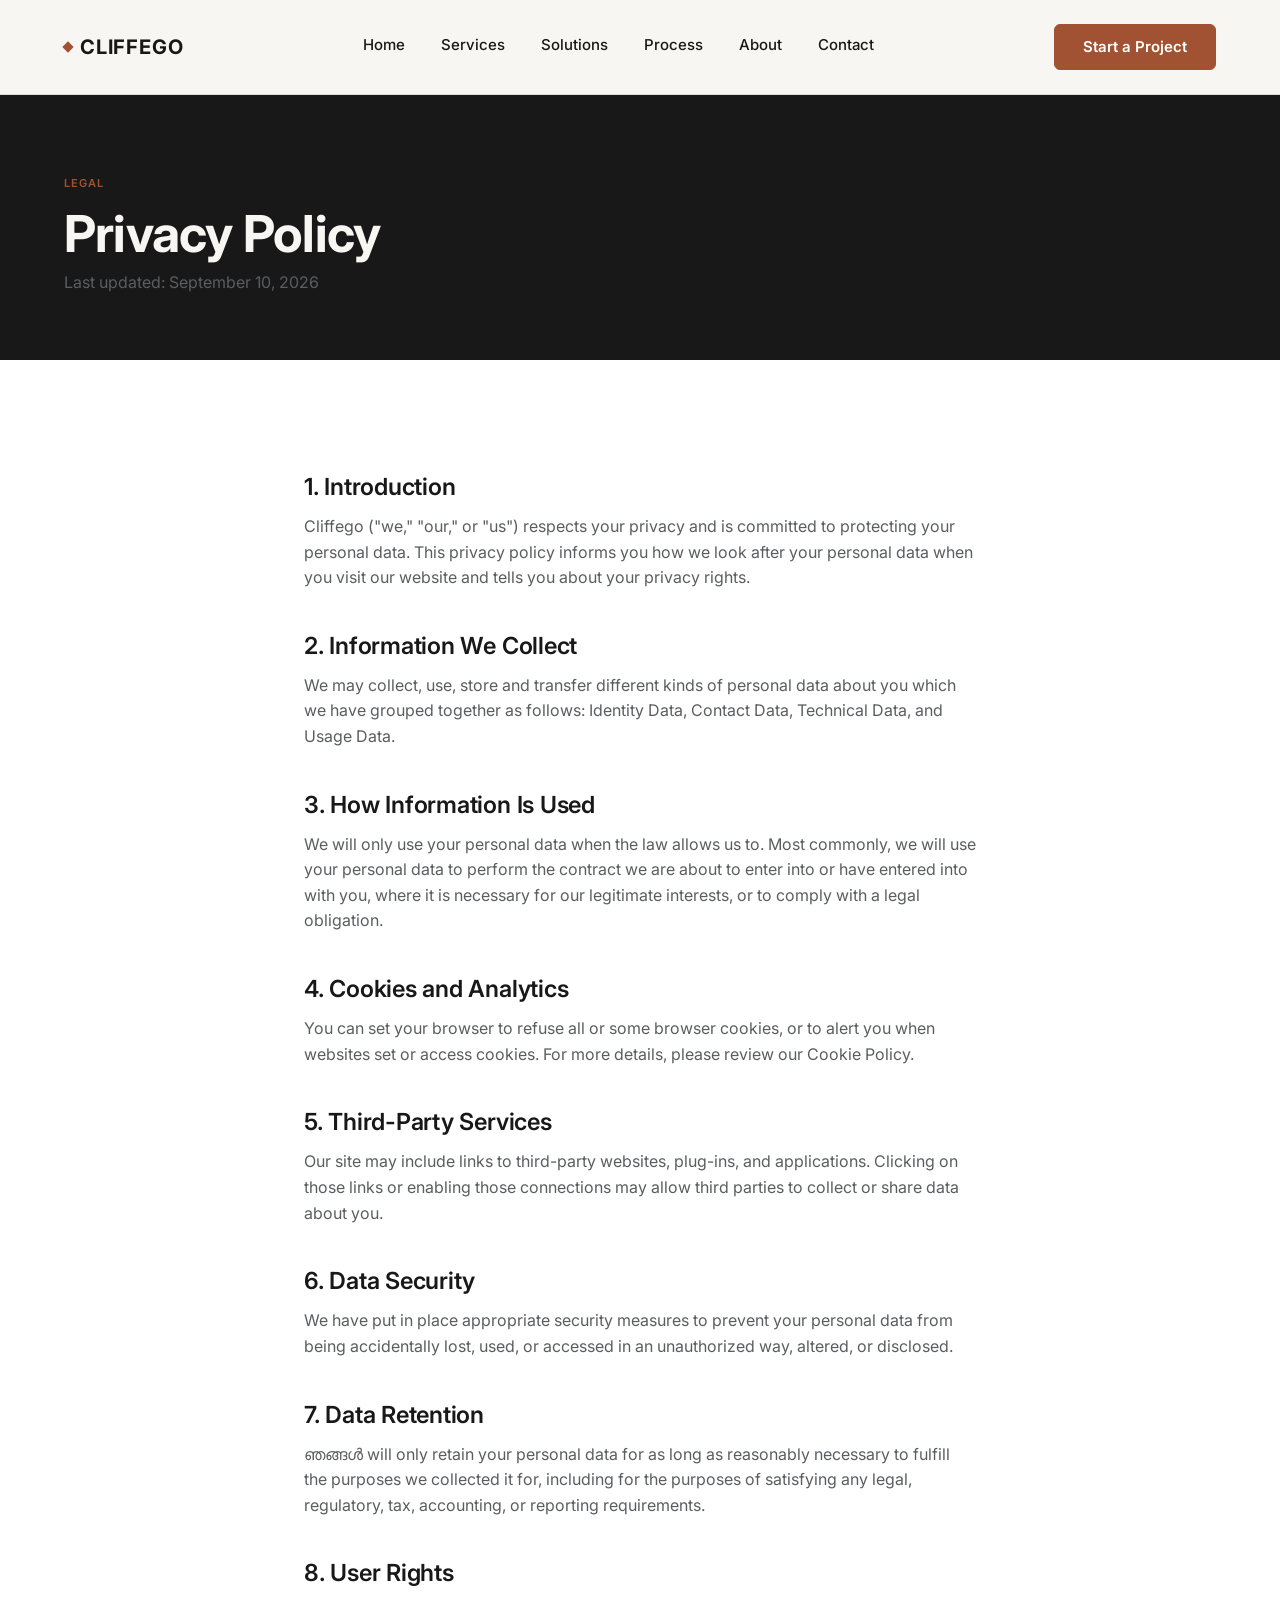
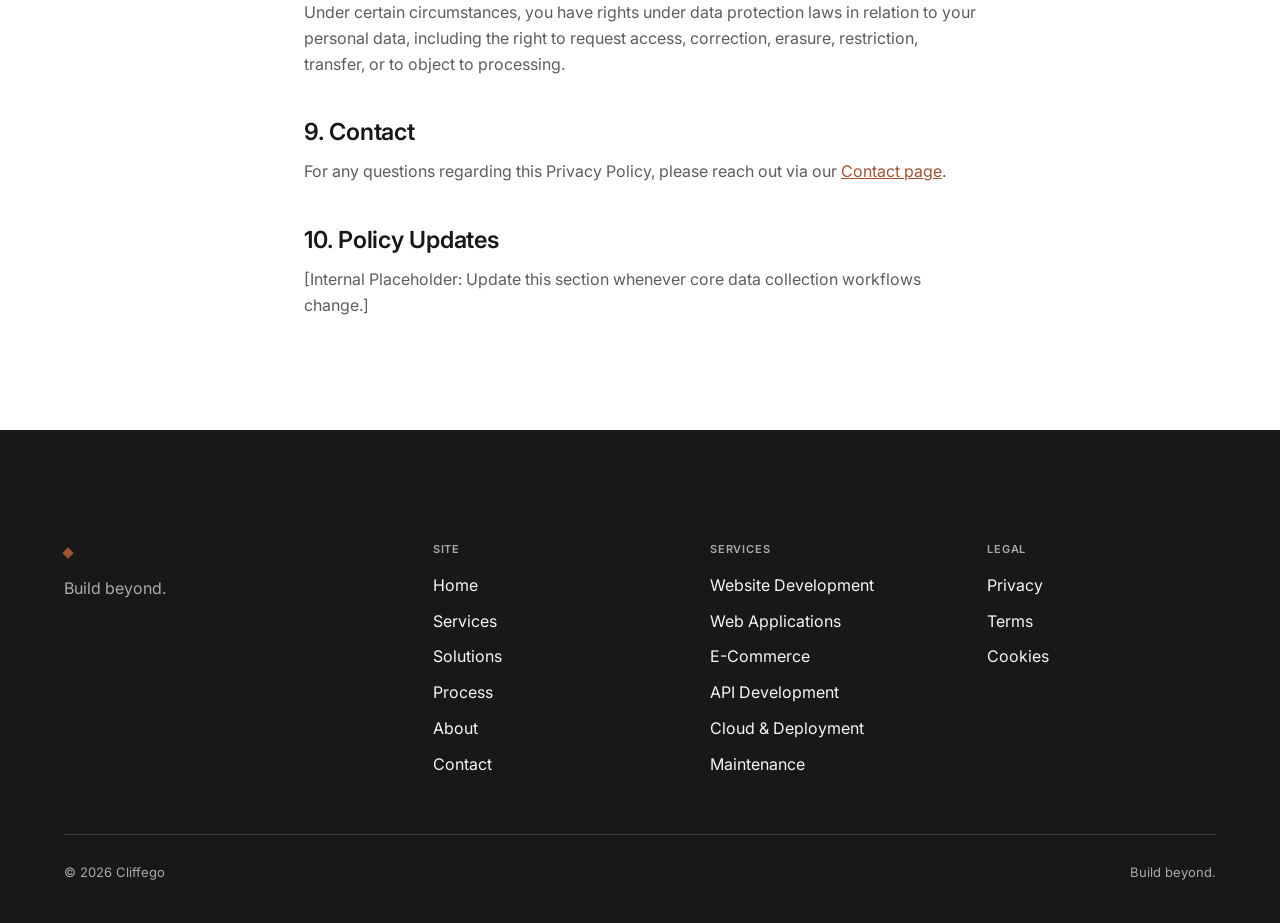
<file: privacy.html>
<!DOCTYPE html>
<html lang="en">
<head>
<meta charset="UTF-8" />
<meta name="viewport" content="width=device-width, initial-scale=1" />
<title>Cliffego — Privacy Policy</title>
<meta name="description" content="Privacy Policy for Cliffego. Learn how we handle information, data security, and your user rights." />
<link href="https://fonts.googleapis.com/css2?family=Inter:wght@400;500;600;700&display=swap" rel="stylesheet" />
<link rel="stylesheet" href="css/tokens.css" />
<link rel="stylesheet" href="css/base.css" />
<link rel="stylesheet" href="css/sections.css" />
</head>
<body>

<nav class="nav" aria-label="Primary">
  <div class="nav__inner">
    <a href="index.html" class="nav__logo">CLIFFEGO</a>
    <div class="nav__links">
      <a href="index.html">Home</a>
      <a href="services.html">Services</a>
      <a href="solutions.html">Solutions</a>
      <a href="process.html">Process</a>
      <a href="about.html">About</a>
      <a href="contact.html">Contact</a>
    </div>
    <div class="nav__right">
      <a href="contact.html" class="btn btn-primary">Start a Project</a>
      <button class="nav__menu-btn" aria-label="Open menu" aria-expanded="false"><span></span><span></span><span></span></button>
    </div>
  </div>
</nav>

<div class="mobile-menu" aria-hidden="true" style="display:none;">
  <div class="mobile-menu__links">
    <a href="index.html">Home</a><a href="services.html">Services</a><a href="solutions.html">Solutions</a><a href="process.html">Process</a><a href="about.html">About</a><a href="contact.html">Contact</a>
  </div>
  <a href="contact.html" class="btn btn-primary">Start a Project</a>
</div>

<main>
  <header class="page-hero">
    <div class="container">
      <span class="eyebrow">Legal</span>
      <h1 class="h1">Privacy Policy</h1>
      <p class="muted" style="margin-top:0.5rem;">Last updated: September 10, 2026</p>
    </div>
  </header>

  <section class="section section--white">
    <div class="container" style="max-width: 800px;">
      <div class="stack-sm" style="gap: 2.5rem; display: flex; flex-direction: column;">
        <div>
          <h2 class="h3" style="margin-bottom: 0.75rem;">1. Introduction</h2>
          <p class="muted">Cliffego ("we," "our," or "us") respects your privacy and is committed to protecting your personal data. This privacy policy informs you how we look after your personal data when you visit our website and tells you about your privacy rights.</p>
        </div>
        <div>
          <h2 class="h3" style="margin-bottom: 0.75rem;">2. Information We Collect</h2>
          <p class="muted">We may collect, use, store and transfer different kinds of personal data about you which we have grouped together as follows: Identity Data, Contact Data, Technical Data, and Usage Data.</p>
        </div>
        <div>
          <h2 class="h3" style="margin-bottom: 0.75rem;">3. How Information Is Used</h2>
          <p class="muted">We will only use your personal data when the law allows us to. Most commonly, we will use your personal data to perform the contract we are about to enter into or have entered into with you, where it is necessary for our legitimate interests, or to comply with a legal obligation.</p>
        </div>
        <div>
          <h2 class="h3" style="margin-bottom: 0.75rem;">4. Cookies and Analytics</h2>
          <p class="muted">You can set your browser to refuse all or some browser cookies, or to alert you when websites set or access cookies. For more details, please review our Cookie Policy.</p>
        </div>
        <div>
          <h2 class="h3" style="margin-bottom: 0.75rem;">5. Third-Party Services</h2>
          <p class="muted">Our site may include links to third-party websites, plug-ins, and applications. Clicking on those links or enabling those connections may allow third parties to collect or share data about you.</p>
        </div>
        <div>
          <h2 class="h3" style="margin-bottom: 0.75rem;">6. Data Security</h2>
          <p class="muted">We have put in place appropriate security measures to prevent your personal data from being accidentally lost, used, or accessed in an unauthorized way, altered, or disclosed.</p>
        </div>
        <div>
          <h2 class="h3" style="margin-bottom: 0.75rem;">7. Data Retention</h2>
          <p class="muted"> ഞങ്ങൾ will only retain your personal data for as long as reasonably necessary to fulfill the purposes we collected it for, including for the purposes of satisfying any legal, regulatory, tax, accounting, or reporting requirements.</p>
        </div>
        <div>
          <h2 class="h3" style="margin-bottom: 0.75rem;">8. User Rights</h2>
          <p class="muted">Under certain circumstances, you have rights under data protection laws in relation to your personal data, including the right to request access, correction, erasure, restriction, transfer, or to object to processing.</p>
        </div>
        <div>
          <h2 class="h3" style="margin-bottom: 0.75rem;">9. Contact</h2>
          <p class="muted">For any questions regarding this Privacy Policy, please reach out via our <a href="contact.html" style="color: var(--accent); text-decoration: underline;">Contact page</a>.</p>
        </div>
        <div>
          <h2 class="h3" style="margin-bottom: 0.75rem;">10. Policy Updates</h2>
          <p class="muted">[Internal Placeholder: Update this section whenever core data collection workflows change.]</p>
        </div>
      </div>
    </div>
  </section>
</main>

<footer class="footer">
  <div class="footer__top">
    <div class="footer__brand"><div class="nav__logo">CLIFFEGO</div><p class="footer__tagline">Build beyond.</p></div>
    <div class="footer__col"><div class="footer__col-title">Site</div><ul>
      <li><a href="index.html">Home</a></li><li><a href="services.html">Services</a></li><li><a href="solutions.html">Solutions</a></li><li><a href="process.html">Process</a></li><li><a href="about.html">About</a></li><li><a href="contact.html">Contact</a></li>
    </ul></div>
    <div class="footer__col"><div class="footer__col-title">Services</div><ul>
      <li><a href="services.html#website-development">Website Development</a></li><li><a href="services.html#web-applications">Web Applications</a></li><li><a href="services.html#e-commerce">E-Commerce</a></li><li><a href="services.html#api-development">API Development</a></li><li><a href="services.html#cloud-deployment">Cloud &amp; Deployment</a></li><li><a href="services.html#maintenance-support">Maintenance</a></li>
    </ul></div>
    <div class="footer__col"><div class="footer__col-title">Legal</div><ul>
      <li><a href="privacy.html">Privacy</a></li><li><a href="terms.html">Terms</a></li><li><a href="cookies.html">Cookies</a></li>
    </ul></div>
  </div>
  <div class="footer__bottom"><span>© 2026 Cliffego</span><span>Build beyond.</span></div>
</footer>

<script src="js/main.js"></script>
</body>
</html>
</file>
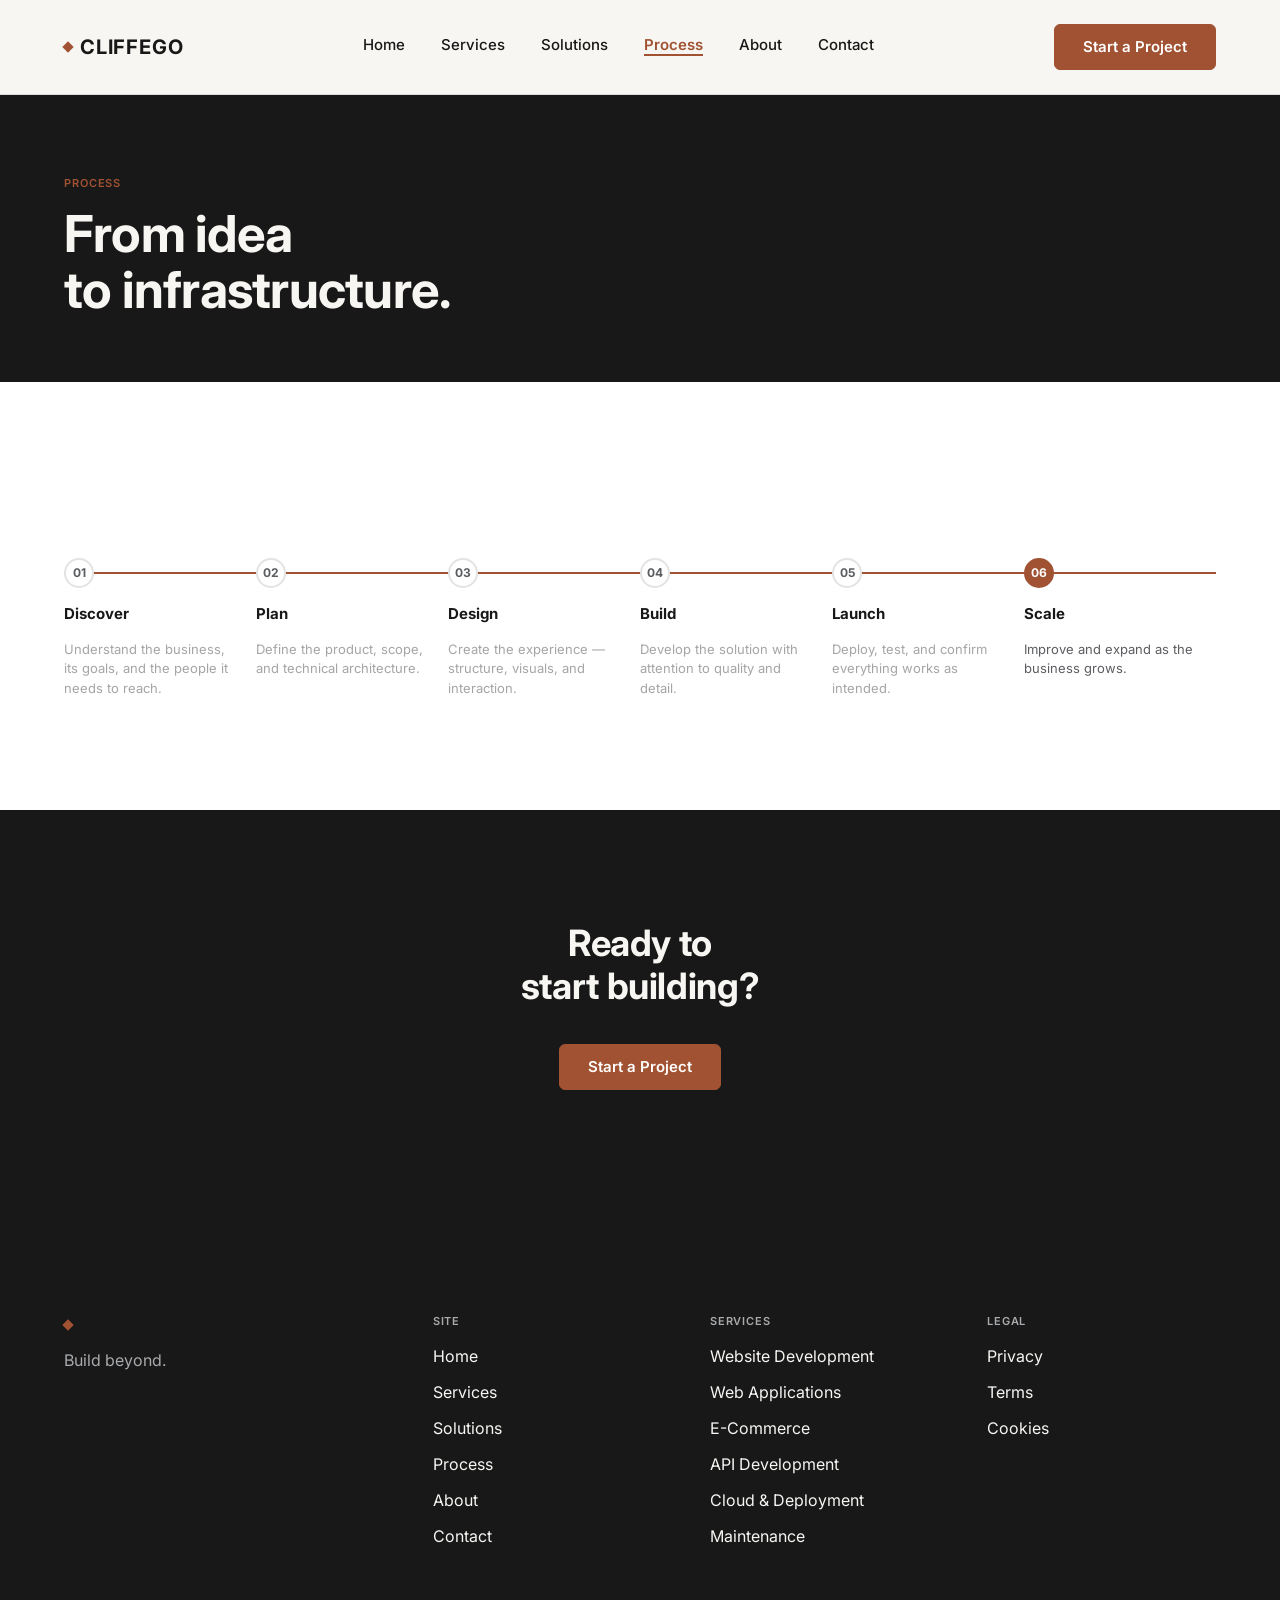
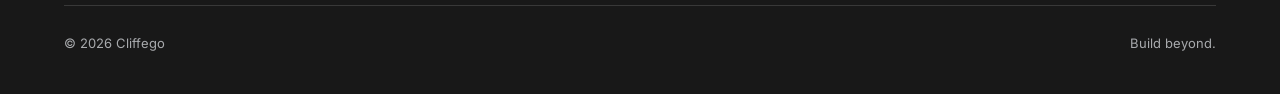
<file: process.html>
<!DOCTYPE html>
<html lang="en">
<head>
<meta charset="UTF-8" />
<meta name="viewport" content="width=device-width, initial-scale=1" />
<title>Process — Cliffego</title>
<meta name="description" content="From idea to infrastructure — the six-stage Cliffego process: discover, plan, design, build, launch, scale." />
<link href="https://fonts.googleapis.com/css2?family=Inter:wght@400;500;600;700&display=swap" rel="stylesheet" />
<link rel="stylesheet" href="css/tokens.css" />
<link rel="stylesheet" href="css/base.css" />
<link rel="stylesheet" href="css/sections.css" />
</head>
<body>

<nav class="nav" aria-label="Primary">
  <div class="nav__inner">
    <a href="index.html" class="nav__logo">CLIFFEGO</a>
    <div class="nav__links">
      <a href="index.html">Home</a>
      <a href="services.html">Services</a>
      <a href="solutions.html">Solutions</a>
      <a href="process.html" class="is-active">Process</a>
      <a href="about.html">About</a>
      <a href="contact.html">Contact</a>
    </div>
    <div class="nav__right">
      <a href="contact.html" class="btn btn-primary">Start a Project</a>
      <button class="nav__menu-btn" aria-label="Open menu" aria-expanded="false"><span></span><span></span><span></span></button>
    </div>
  </div>
</nav>

<div class="mobile-menu" aria-hidden="true">
  <div class="mobile-menu__links">
    <a href="index.html">Home</a><a href="services.html">Services</a><a href="solutions.html">Solutions</a><a href="process.html">Process</a><a href="about.html">About</a><a href="contact.html">Contact</a>
  </div>
  <a href="contact.html" class="btn btn-primary">Start a Project</a>
</div>

<main>
  <header class="page-hero">
    <div class="container">
      <span class="eyebrow">Process</span>
      <h1 class="h1">From idea<br />to infrastructure.</h1>
    </div>
  </header>

  <section class="section section--white">
    <div class="container">
      <div class="process-rail">
        <div class="process-rail__track"></div>
        <div class="process-rail__fill"></div>
        <div class="process-rail__steps">
          <div class="process-step is-active">
            <span class="process-step__dot">01</span>
            <span class="process-step__title">Discover</span>
            <p class="process-step__desc">Understand the business, its goals, and the people it needs to reach.</p>
          </div>
          <div class="process-step">
            <span class="process-step__dot">02</span>
            <span class="process-step__title">Plan</span>
            <p class="process-step__desc">Define the product, scope, and technical architecture.</p>
          </div>
          <div class="process-step">
            <span class="process-step__dot">03</span>
            <span class="process-step__title">Design</span>
            <p class="process-step__desc">Create the experience — structure, visuals, and interaction.</p>
          </div>
          <div class="process-step">
            <span class="process-step__dot">04</span>
            <span class="process-step__title">Build</span>
            <p class="process-step__desc">Develop the solution with attention to quality and detail.</p>
          </div>
          <div class="process-step">
            <span class="process-step__dot">05</span>
            <span class="process-step__title">Launch</span>
            <p class="process-step__desc">Deploy, test, and confirm everything works as intended.</p>
          </div>
          <div class="process-step">
            <span class="process-step__dot">06</span>
            <span class="process-step__title">Scale</span>
            <p class="process-step__desc">Improve and expand as the business grows.</p>
          </div>
        </div>
      </div>
    </div>
  </section>

  <section class="section section--dark final-cta">
    <div class="container">
      <div class="final-cta__inner reveal">
        <h2>Ready to<br />start building?</h2>
        <div class="actions"><a href="contact.html" class="btn btn-primary">Start a Project</a></div>
      </div>
    </div>
  </section>
</main>

<footer class="footer">
  <div class="footer__top">
    <div class="footer__brand"><div class="nav__logo">CLIFFEGO</div><p class="footer__tagline">Build beyond.</p></div>
    <div class="footer__col"><div class="footer__col-title">Site</div><ul>
      <li><a href="index.html">Home</a></li><li><a href="services.html">Services</a></li><li><a href="solutions.html">Solutions</a></li><li><a href="process.html">Process</a></li><li><a href="about.html">About</a></li><li><a href="contact.html">Contact</a></li>
    </ul></div>
    <div class="footer__col"><div class="footer__col-title">Services</div><ul>
      <li><a href="services.html#website-development">Website Development</a></li><li><a href="services.html#web-applications">Web Applications</a></li><li><a href="services.html#e-commerce">E-Commerce</a></li><li><a href="services.html#api-development">API Development</a></li><li><a href="services.html#cloud-deployment">Cloud &amp; Deployment</a></li><li><a href="services.html#maintenance-support">Maintenance</a></li>
    </ul></div>
    <div class="footer__col"><div class="footer__col-title">Legal</div><ul>
      <li><a href="#">Privacy</a></li><li><a href="#">Terms</a></li><li><a href="#">Cookies</a></li>
    </ul></div>
  </div>
  <div class="footer__bottom"><span>© 2026 Cliffego</span><span>Build beyond.</span></div>
</footer>

<script src="js/main.js"></script>
</body>
</html>
</file>
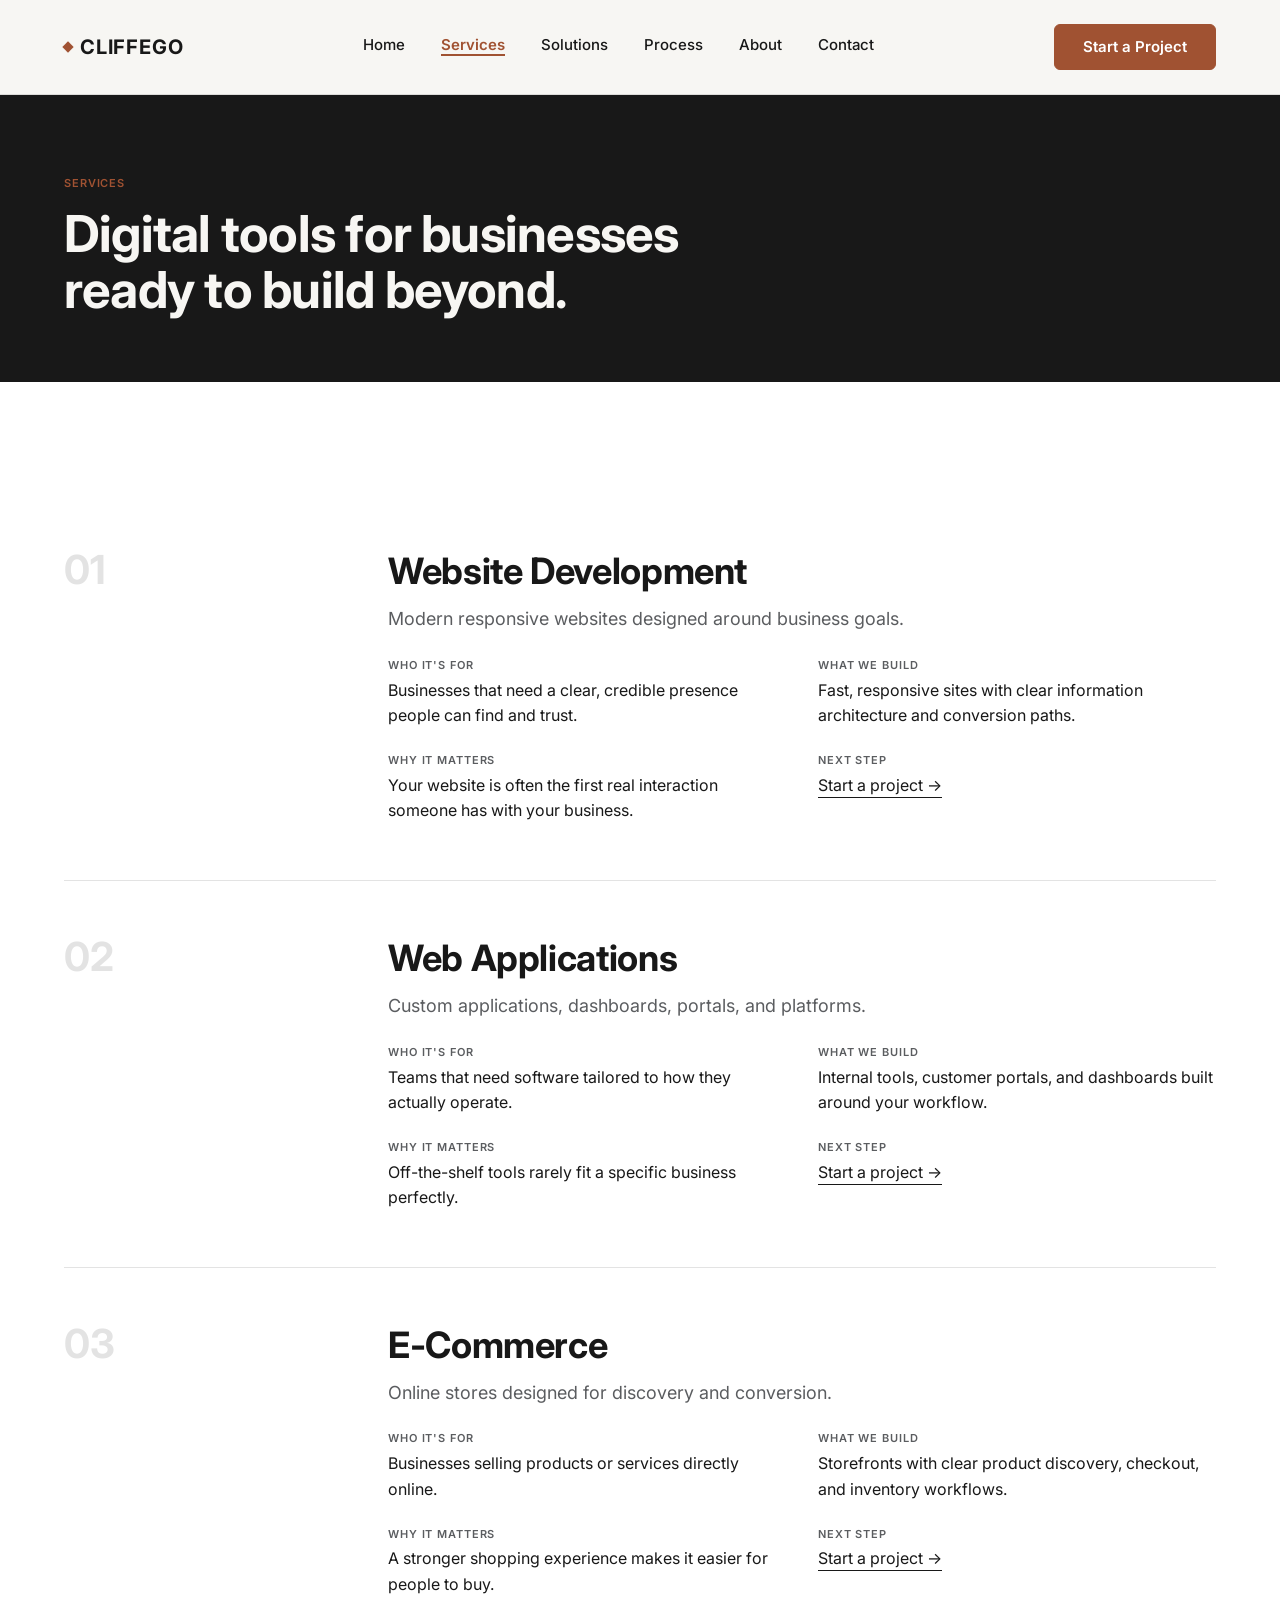
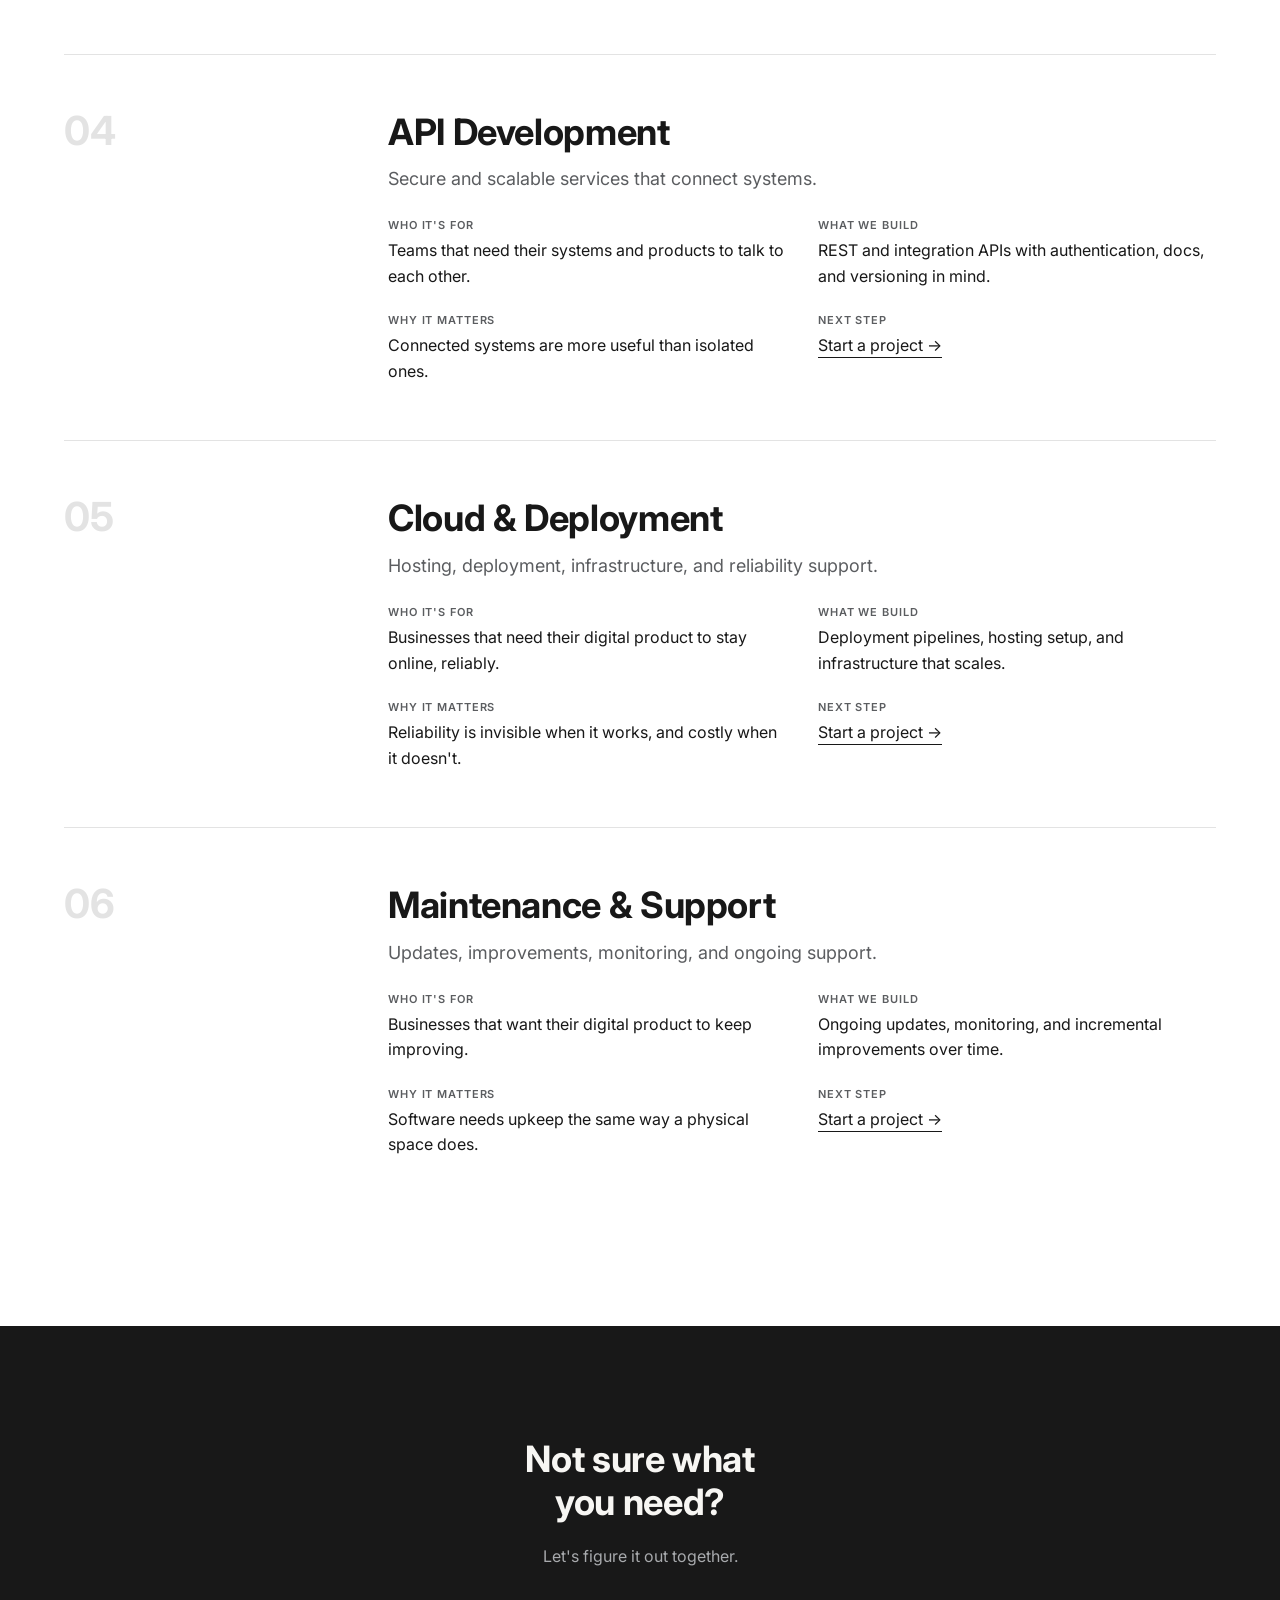
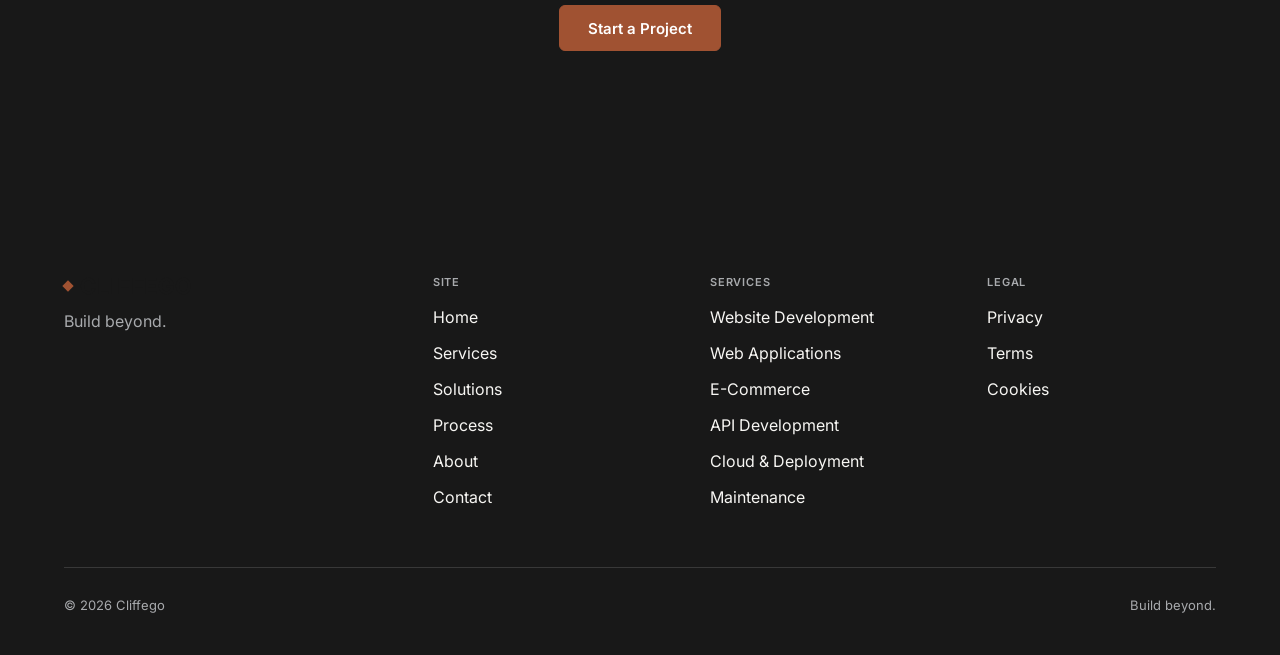
<file: services.html>
<!DOCTYPE html>
<html lang="en">
<head>
<meta charset="UTF-8" />
<meta name="viewport" content="width=device-width, initial-scale=1" />
<title>Services — Cliffego</title>
<meta name="description" content="Website development, web applications, e-commerce, API development, cloud and deployment, and maintenance and support — digital tools for businesses ready to build beyond." />
<link href="https://fonts.googleapis.com/css2?family=Inter:wght@400;500;600;700&display=swap" rel="stylesheet" />
<link rel="stylesheet" href="css/tokens.css" />
<link rel="stylesheet" href="css/base.css" />
<link rel="stylesheet" href="css/sections.css" />
</head>
<body>

<nav class="nav" aria-label="Primary">
  <div class="nav__inner">
    <a href="index.html" class="nav__logo">CLIFFEGO</a>
    <div class="nav__links">
      <a href="index.html">Home</a>
      <a href="services.html" class="is-active">Services</a>
      <a href="solutions.html">Solutions</a>
      <a href="process.html">Process</a>
      <a href="about.html">About</a>
      <a href="contact.html">Contact</a>
    </div>
    <div class="nav__right">
      <a href="contact.html" class="btn btn-primary">Start a Project</a>
      <button class="nav__menu-btn" aria-label="Open menu" aria-expanded="false"><span></span><span></span><span></span></button>
    </div>
  </div>
</nav>

<div class="mobile-menu" aria-hidden="true">
  <div class="mobile-menu__links">
    <a href="index.html">Home</a>
    <a href="services.html">Services</a>
    <a href="solutions.html">Solutions</a>
    <a href="process.html">Process</a>
    <a href="about.html">About</a>
    <a href="contact.html">Contact</a>
  </div>
  <a href="contact.html" class="btn btn-primary">Start a Project</a>
</div>

<main>
  <header class="page-hero">
    <div class="container">
      <span class="eyebrow">Services</span>
      <h1 class="h1">Digital tools for businesses<br />ready to build beyond.</h1>
    </div>
  </header>

  <section class="section section--white">
    <div class="container">

      <div class="service-detail" id="website-development">
        <div><span class="service-detail__num">01</span></div>
        <div>
          <h2 class="h2">Website Development</h2>
          <p class="body-lg muted" style="margin-top:0.75rem;">Modern responsive websites designed around business goals.</p>
          <div class="service-detail__grid">
            <div><div class="label">Who it's for</div><p>Businesses that need a clear, credible presence people can find and trust.</p></div>
            <div><div class="label">What we build</div><p>Fast, responsive sites with clear information architecture and conversion paths.</p></div>
            <div><div class="label">Why it matters</div><p>Your website is often the first real interaction someone has with your business.</p></div>
            <div><div class="label">Next step</div><p><a class="btn-text" href="contact.html">Start a project →</a></p></div>
          </div>
        </div>
      </div>

      <div class="service-detail" id="web-applications">
        <div><span class="service-detail__num">02</span></div>
        <div>
          <h2 class="h2">Web Applications</h2>
          <p class="body-lg muted" style="margin-top:0.75rem;">Custom applications, dashboards, portals, and platforms.</p>
          <div class="service-detail__grid">
            <div><div class="label">Who it's for</div><p>Teams that need software tailored to how they actually operate.</p></div>
            <div><div class="label">What we build</div><p>Internal tools, customer portals, and dashboards built around your workflow.</p></div>
            <div><div class="label">Why it matters</div><p>Off-the-shelf tools rarely fit a specific business perfectly.</p></div>
            <div><div class="label">Next step</div><p><a class="btn-text" href="contact.html">Start a project →</a></p></div>
          </div>
        </div>
      </div>

      <div class="service-detail" id="e-commerce">
        <div><span class="service-detail__num">03</span></div>
        <div>
          <h2 class="h2">E-Commerce</h2>
          <p class="body-lg muted" style="margin-top:0.75rem;">Online stores designed for discovery and conversion.</p>
          <div class="service-detail__grid">
            <div><div class="label">Who it's for</div><p>Businesses selling products or services directly online.</p></div>
            <div><div class="label">What we build</div><p>Storefronts with clear product discovery, checkout, and inventory workflows.</p></div>
            <div><div class="label">Why it matters</div><p>A stronger shopping experience makes it easier for people to buy.</p></div>
            <div><div class="label">Next step</div><p><a class="btn-text" href="contact.html">Start a project →</a></p></div>
          </div>
        </div>
      </div>

      <div class="service-detail" id="api-development">
        <div><span class="service-detail__num">04</span></div>
        <div>
          <h2 class="h2">API Development</h2>
          <p class="body-lg muted" style="margin-top:0.75rem;">Secure and scalable services that connect systems.</p>
          <div class="service-detail__grid">
            <div><div class="label">Who it's for</div><p>Teams that need their systems and products to talk to each other.</p></div>
            <div><div class="label">What we build</div><p>REST and integration APIs with authentication, docs, and versioning in mind.</p></div>
            <div><div class="label">Why it matters</div><p>Connected systems are more useful than isolated ones.</p></div>
            <div><div class="label">Next step</div><p><a class="btn-text" href="contact.html">Start a project →</a></p></div>
          </div>
        </div>
      </div>

      <div class="service-detail" id="cloud-deployment">
        <div><span class="service-detail__num">05</span></div>
        <div>
          <h2 class="h2">Cloud &amp; Deployment</h2>
          <p class="body-lg muted" style="margin-top:0.75rem;">Hosting, deployment, infrastructure, and reliability support.</p>
          <div class="service-detail__grid">
            <div><div class="label">Who it's for</div><p>Businesses that need their digital product to stay online, reliably.</p></div>
            <div><div class="label">What we build</div><p>Deployment pipelines, hosting setup, and infrastructure that scales.</p></div>
            <div><div class="label">Why it matters</div><p>Reliability is invisible when it works, and costly when it doesn't.</p></div>
            <div><div class="label">Next step</div><p><a class="btn-text" href="contact.html">Start a project →</a></p></div>
          </div>
        </div>
      </div>

      <div class="service-detail" id="maintenance-support">
        <div><span class="service-detail__num">06</span></div>
        <div>
          <h2 class="h2">Maintenance &amp; Support</h2>
          <p class="body-lg muted" style="margin-top:0.75rem;">Updates, improvements, monitoring, and ongoing support.</p>
          <div class="service-detail__grid">
            <div><div class="label">Who it's for</div><p>Businesses that want their digital product to keep improving.</p></div>
            <div><div class="label">What we build</div><p>Ongoing updates, monitoring, and incremental improvements over time.</p></div>
            <div><div class="label">Why it matters</div><p>Software needs upkeep the same way a physical space does.</p></div>
            <div><div class="label">Next step</div><p><a class="btn-text" href="contact.html">Start a project →</a></p></div>
          </div>
        </div>
      </div>

    </div>
  </section>

  <section class="section section--dark final-cta">
    <div class="container">
      <div class="final-cta__inner reveal">
        <h2>Not sure what<br />you need?</h2>
        <p class="muted" style="margin-top:1.25rem;">Let's figure it out together.</p>
        <div class="actions"><a href="contact.html" class="btn btn-primary">Start a Project</a></div>
      </div>
    </div>
  </section>
</main>

<footer class="footer">
  <div class="footer__top">
    <div class="footer__brand"><div class="nav__logo">CLIFFEGO</div><p class="footer__tagline">Build beyond.</p></div>
    <div class="footer__col"><div class="footer__col-title">Site</div><ul>
      <li><a href="index.html">Home</a></li><li><a href="services.html">Services</a></li><li><a href="solutions.html">Solutions</a></li><li><a href="process.html">Process</a></li><li><a href="about.html">About</a></li><li><a href="contact.html">Contact</a></li>
    </ul></div>
    <div class="footer__col"><div class="footer__col-title">Services</div><ul>
      <li><a href="services.html#website-development">Website Development</a></li><li><a href="services.html#web-applications">Web Applications</a></li><li><a href="services.html#e-commerce">E-Commerce</a></li><li><a href="services.html#api-development">API Development</a></li><li><a href="services.html#cloud-deployment">Cloud &amp; Deployment</a></li><li><a href="services.html#maintenance-support">Maintenance</a></li>
    </ul></div>
    <div class="footer__col"><div class="footer__col-title">Legal</div><ul>
      <li><a href="#">Privacy</a></li><li><a href="#">Terms</a></li><li><a href="#">Cookies</a></li>
    </ul></div>
  </div>
  <div class="footer__bottom"><span>© 2026 Cliffego</span><span>Build beyond.</span></div>
</footer>

<script src="js/main.js"></script>
</body>
</html>
</file>
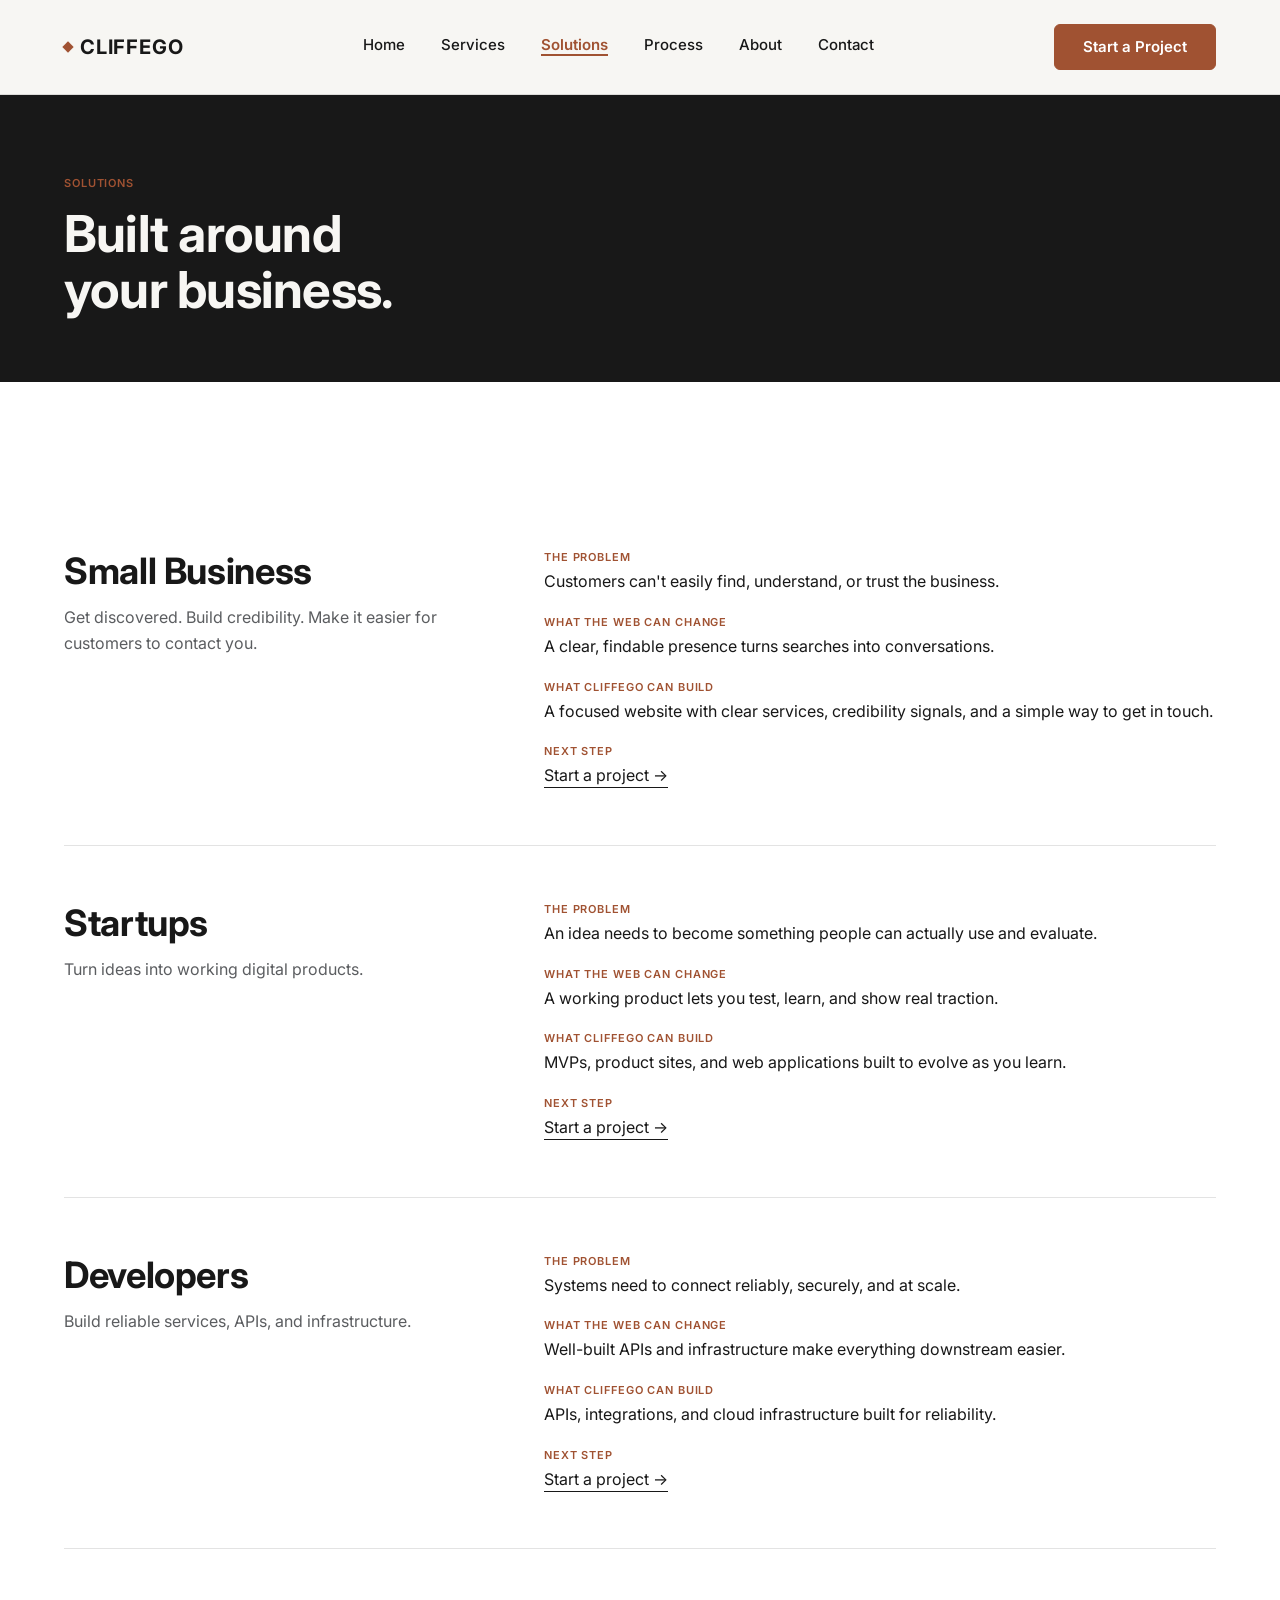
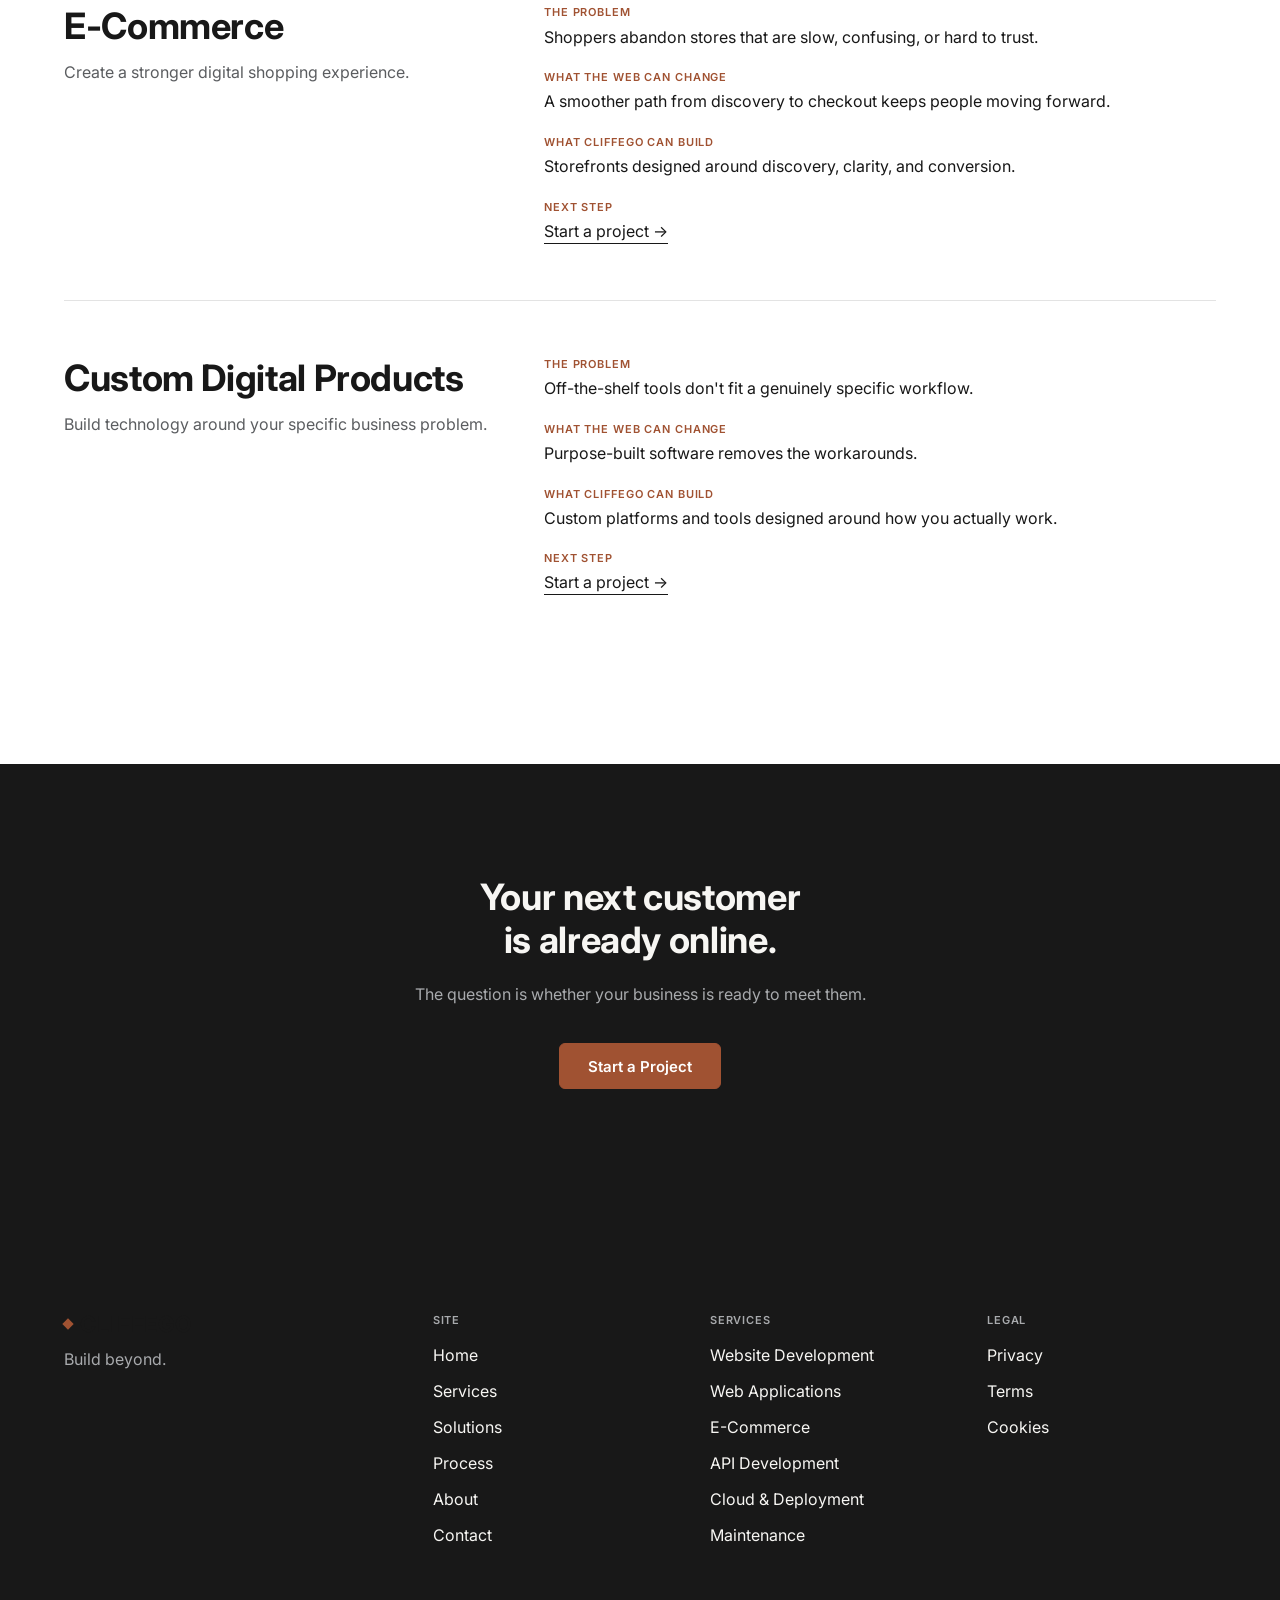
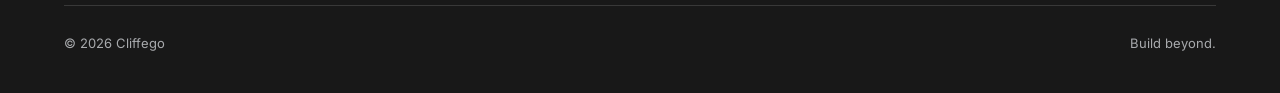
<file: solutions.html>
<!DOCTYPE html>
<html lang="en">
<head>
<meta charset="UTF-8" />
<meta name="viewport" content="width=device-width, initial-scale=1" />
<title>Solutions — Cliffego</title>
<meta name="description" content="Built around your business — solutions for small businesses, startups, developers, e-commerce, and custom digital products." />
<link href="https://fonts.googleapis.com/css2?family=Inter:wght@400;500;600;700&display=swap" rel="stylesheet" />
<link rel="stylesheet" href="css/tokens.css" />
<link rel="stylesheet" href="css/base.css" />
<link rel="stylesheet" href="css/sections.css" />
</head>
<body>

<nav class="nav" aria-label="Primary">
  <div class="nav__inner">
    <a href="index.html" class="nav__logo">CLIFFEGO</a>
    <div class="nav__links">
      <a href="index.html">Home</a>
      <a href="services.html">Services</a>
      <a href="solutions.html" class="is-active">Solutions</a>
      <a href="process.html">Process</a>
      <a href="about.html">About</a>
      <a href="contact.html">Contact</a>
    </div>
    <div class="nav__right">
      <a href="contact.html" class="btn btn-primary">Start a Project</a>
      <button class="nav__menu-btn" aria-label="Open menu" aria-expanded="false"><span></span><span></span><span></span></button>
    </div>
  </div>
</nav>

<div class="mobile-menu" aria-hidden="true">
  <div class="mobile-menu__links">
    <a href="index.html">Home</a><a href="services.html">Services</a><a href="solutions.html">Solutions</a><a href="process.html">Process</a><a href="about.html">About</a><a href="contact.html">Contact</a>
  </div>
  <a href="contact.html" class="btn btn-primary">Start a Project</a>
</div>

<main>
  <header class="page-hero">
    <div class="container">
      <span class="eyebrow">Solutions</span>
      <h1 class="h1">Built around<br />your business.</h1>
    </div>
  </header>

  <section class="section section--white">
    <div class="container">

      <div class="solution-row">
        <div><h2 class="h2">Small Business</h2><p class="muted" style="margin-top:0.75rem;">Get discovered. Build credibility. Make it easier for customers to contact you.</p></div>
        <div class="solution-row__qas">
          <div class="solution-row__qa"><div class="label">The problem</div><p>Customers can't easily find, understand, or trust the business.</p></div>
          <div class="solution-row__qa"><div class="label">What the web can change</div><p>A clear, findable presence turns searches into conversations.</p></div>
          <div class="solution-row__qa"><div class="label">What Cliffego can build</div><p>A focused website with clear services, credibility signals, and a simple way to get in touch.</p></div>
          <div class="solution-row__qa"><div class="label">Next step</div><p><a class="btn-text" href="contact.html">Start a project →</a></p></div>
        </div>
      </div>

      <div class="solution-row">
        <div><h2 class="h2">Startups</h2><p class="muted" style="margin-top:0.75rem;">Turn ideas into working digital products.</p></div>
        <div class="solution-row__qas">
          <div class="solution-row__qa"><div class="label">The problem</div><p>An idea needs to become something people can actually use and evaluate.</p></div>
          <div class="solution-row__qa"><div class="label">What the web can change</div><p>A working product lets you test, learn, and show real traction.</p></div>
          <div class="solution-row__qa"><div class="label">What Cliffego can build</div><p>MVPs, product sites, and web applications built to evolve as you learn.</p></div>
          <div class="solution-row__qa"><div class="label">Next step</div><p><a class="btn-text" href="contact.html">Start a project →</a></p></div>
        </div>
      </div>

      <div class="solution-row">
        <div><h2 class="h2">Developers</h2><p class="muted" style="margin-top:0.75rem;">Build reliable services, APIs, and infrastructure.</p></div>
        <div class="solution-row__qas">
          <div class="solution-row__qa"><div class="label">The problem</div><p>Systems need to connect reliably, securely, and at scale.</p></div>
          <div class="solution-row__qa"><div class="label">What the web can change</div><p>Well-built APIs and infrastructure make everything downstream easier.</p></div>
          <div class="solution-row__qa"><div class="label">What Cliffego can build</div><p>APIs, integrations, and cloud infrastructure built for reliability.</p></div>
          <div class="solution-row__qa"><div class="label">Next step</div><p><a class="btn-text" href="contact.html">Start a project →</a></p></div>
        </div>
      </div>

      <div class="solution-row">
        <div><h2 class="h2">E-Commerce</h2><p class="muted" style="margin-top:0.75rem;">Create a stronger digital shopping experience.</p></div>
        <div class="solution-row__qas">
          <div class="solution-row__qa"><div class="label">The problem</div><p>Shoppers abandon stores that are slow, confusing, or hard to trust.</p></div>
          <div class="solution-row__qa"><div class="label">What the web can change</div><p>A smoother path from discovery to checkout keeps people moving forward.</p></div>
          <div class="solution-row__qa"><div class="label">What Cliffego can build</div><p>Storefronts designed around discovery, clarity, and conversion.</p></div>
          <div class="solution-row__qa"><div class="label">Next step</div><p><a class="btn-text" href="contact.html">Start a project →</a></p></div>
        </div>
      </div>

      <div class="solution-row">
        <div><h2 class="h2">Custom Digital Products</h2><p class="muted" style="margin-top:0.75rem;">Build technology around your specific business problem.</p></div>
        <div class="solution-row__qas">
          <div class="solution-row__qa"><div class="label">The problem</div><p>Off-the-shelf tools don't fit a genuinely specific workflow.</p></div>
          <div class="solution-row__qa"><div class="label">What the web can change</div><p>Purpose-built software removes the workarounds.</p></div>
          <div class="solution-row__qa"><div class="label">What Cliffego can build</div><p>Custom platforms and tools designed around how you actually work.</p></div>
          <div class="solution-row__qa"><div class="label">Next step</div><p><a class="btn-text" href="contact.html">Start a project →</a></p></div>
        </div>
      </div>

    </div>
  </section>

  <section class="section section--dark final-cta">
    <div class="container">
      <div class="final-cta__inner reveal">
        <h2>Your next customer<br />is already online.</h2>
        <p class="muted" style="margin-top:1.25rem;">The question is whether your business is ready to meet them.</p>
        <div class="actions"><a href="contact.html" class="btn btn-primary">Start a Project</a></div>
      </div>
    </div>
  </section>
</main>

<footer class="footer">
  <div class="footer__top">
    <div class="footer__brand"><div class="nav__logo">CLIFFEGO</div><p class="footer__tagline">Build beyond.</p></div>
    <div class="footer__col"><div class="footer__col-title">Site</div><ul>
      <li><a href="index.html">Home</a></li><li><a href="services.html">Services</a></li><li><a href="solutions.html">Solutions</a></li><li><a href="process.html">Process</a></li><li><a href="about.html">About</a></li><li><a href="contact.html">Contact</a></li>
    </ul></div>
    <div class="footer__col"><div class="footer__col-title">Services</div><ul>
      <li><a href="services.html#website-development">Website Development</a></li><li><a href="services.html#web-applications">Web Applications</a></li><li><a href="services.html#e-commerce">E-Commerce</a></li><li><a href="services.html#api-development">API Development</a></li><li><a href="services.html#cloud-deployment">Cloud &amp; Deployment</a></li><li><a href="services.html#maintenance-support">Maintenance</a></li>
    </ul></div>
    <div class="footer__col"><div class="footer__col-title">Legal</div><ul>
      <li><a href="#">Privacy</a></li><li><a href="#">Terms</a></li><li><a href="#">Cookies</a></li>
    </ul></div>
  </div>
  <div class="footer__bottom"><span>© 2026 Cliffego</span><span>Build beyond.</span></div>
</footer>

<script src="js/main.js"></script>
</body>
</html>
</file>
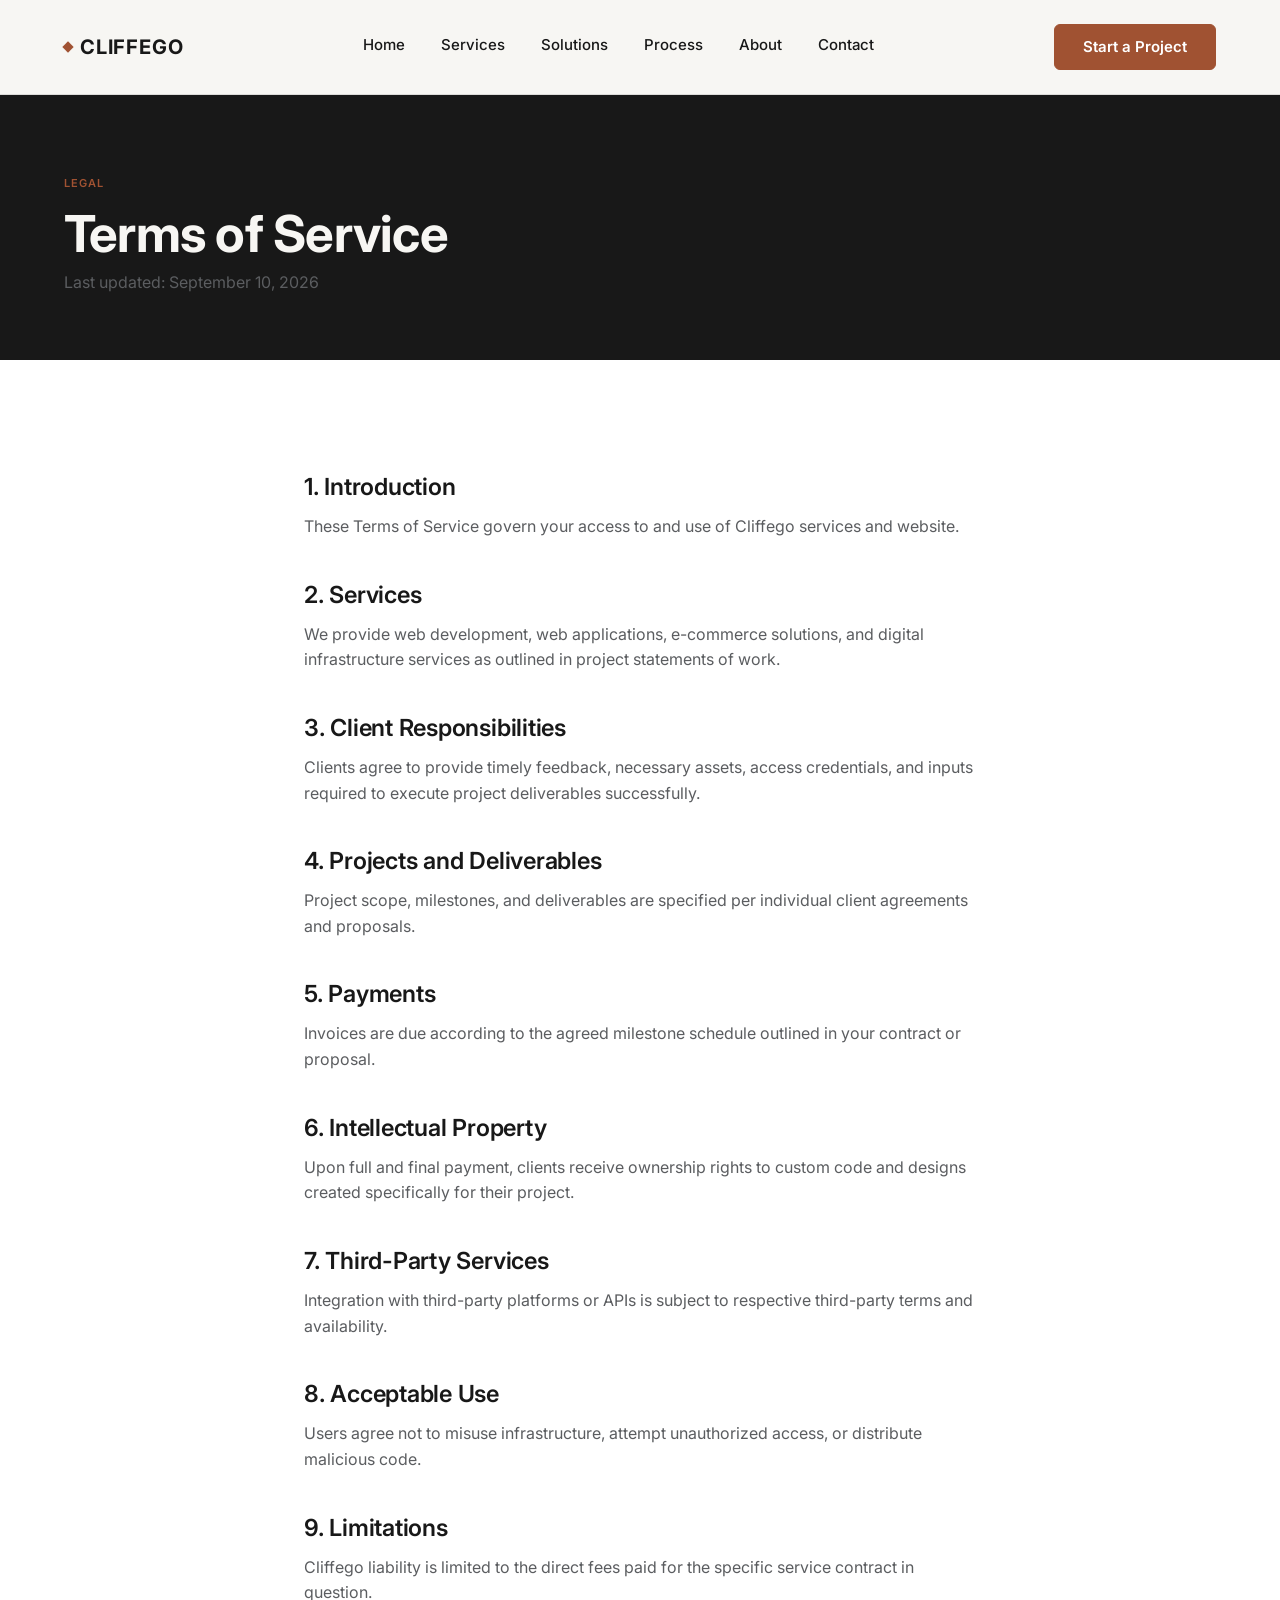
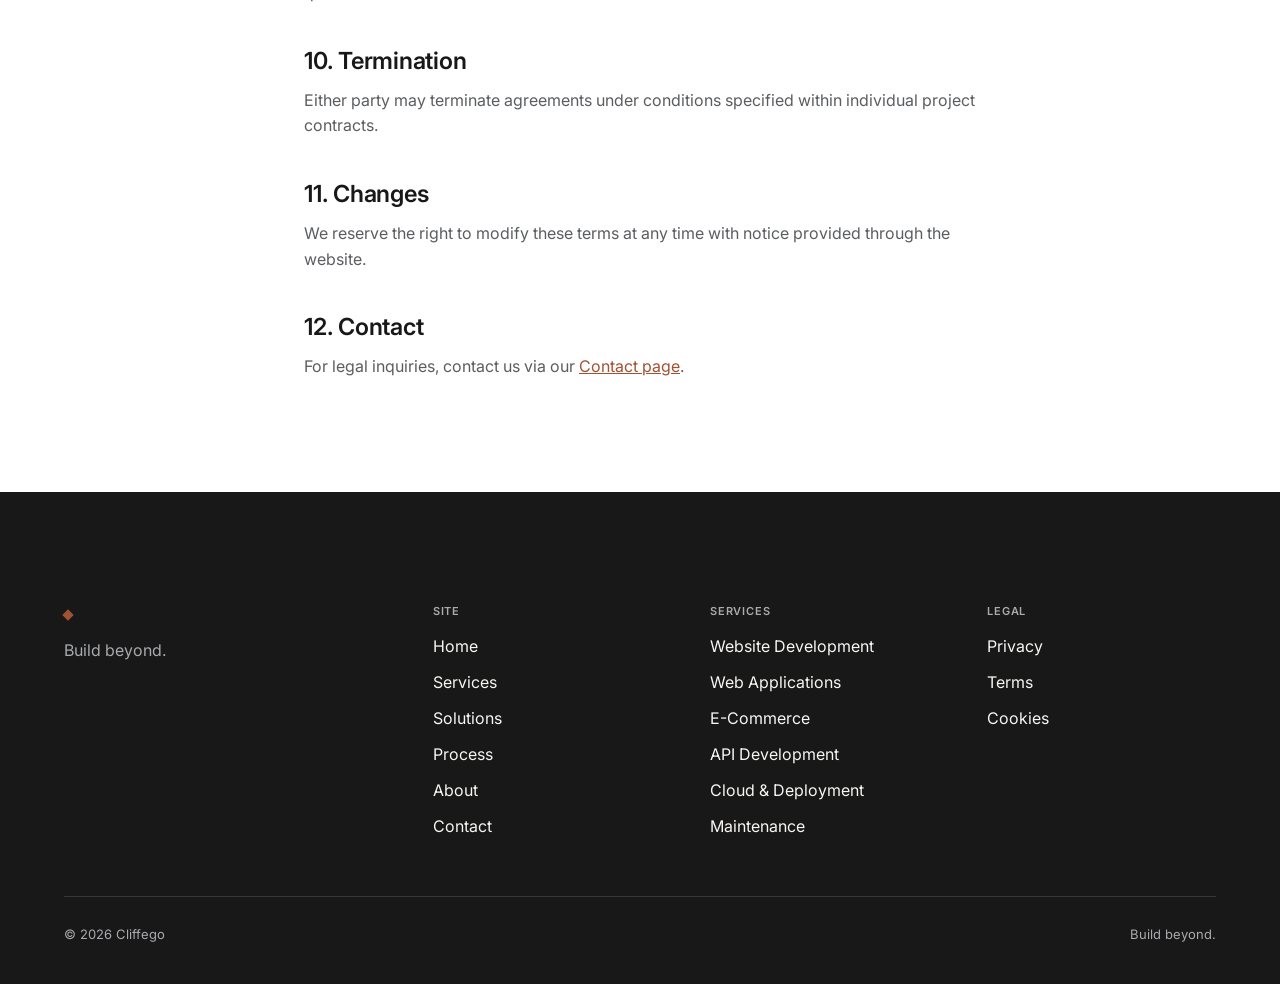
<file: terms.html>
<!DOCTYPE html>
<html lang="en">
<head>
<meta charset="UTF-8" />
<meta name="viewport" content="width=device-width, initial-scale=1" />
<title>Cliffego — Terms of Service</title>
<meta name="description" content="Terms of Service for Cliffego. Understand client responsibilities, project deliverables, and intellectual property terms." />
<link href="https://fonts.googleapis.com/css2?family=Inter:wght@400;500;600;700&display=swap" rel="stylesheet" />
<link rel="stylesheet" href="css/tokens.css" />
<link rel="stylesheet" href="css/base.css" />
<link rel="stylesheet" href="css/sections.css" />
</head>
<body>

<nav class="nav" aria-label="Primary">
  <div class="nav__inner">
    <a href="index.html" class="nav__logo">CLIFFEGO</a>
    <div class="nav__links">
      <a href="index.html">Home</a>
      <a href="services.html">Services</a>
      <a href="solutions.html">Solutions</a>
      <a href="process.html">Process</a>
      <a href="about.html">About</a>
      <a href="contact.html">Contact</a>
    </div>
    <div class="nav__right">
      <a href="contact.html" class="btn btn-primary">Start a Project</a>
      <button class="nav__menu-btn" aria-label="Open menu" aria-expanded="false"><span></span><span></span><span></span></button>
    </div>
  </div>
</nav>

<div class="mobile-menu" aria-hidden="true" style="display:none;">
  <div class="mobile-menu__links">
    <a href="index.html">Home</a><a href="services.html">Services</a><a href="solutions.html">Solutions</a><a href="process.html">Process</a><a href="about.html">About</a><a href="contact.html">Contact</a>
  </div>
  <a href="contact.html" class="btn btn-primary">Start a Project</a>
</div>

<main>
  <header class="page-hero">
    <div class="container">
      <span class="eyebrow">Legal</span>
      <h1 class="h1">Terms of Service</h1>
      <p class="muted" style="margin-top:0.5rem;">Last updated: September 10, 2026</p>
    </div>
  </header>

  <section class="section section--white">
    <div class="container" style="max-width: 800px;">
      <div class="stack-sm" style="gap: 2.5rem; display: flex; flex-direction: column;">
        <div><h2 class="h3" style="margin-bottom: 0.75rem;">1. Introduction</h2><p class="muted">These Terms of Service govern your access to and use of Cliffego services and website.</p></div>
        <div><h2 class="h3" style="margin-bottom: 0.75rem;">2. Services</h2><p class="muted">We provide web development, web applications, e-commerce solutions, and digital infrastructure services as outlined in project statements of work.</p></div>
        <div><h2 class="h3" style="margin-bottom: 0.75rem;">3. Client Responsibilities</h2><p class="muted">Clients agree to provide timely feedback, necessary assets, access credentials, and inputs required to execute project deliverables successfully.</p></div>
        <div><h2 class="h3" style="margin-bottom: 0.75rem;">4. Projects and Deliverables</h2><p class="muted">Project scope, milestones, and deliverables are specified per individual client agreements and proposals.</p></div>
        <div><h2 class="h3" style="margin-bottom: 0.75rem;">5. Payments</h2><p class="muted">Invoices are due according to the agreed milestone schedule outlined in your contract or proposal.</p></div>
        <div><h2 class="h3" style="margin-bottom: 0.75rem;">6. Intellectual Property</h2><p class="muted">Upon full and final payment, clients receive ownership rights to custom code and designs created specifically for their project.</p></div>
        <div><h2 class="h3" style="margin-bottom: 0.75rem;">7. Third-Party Services</h2><p class="muted">Integration with third-party platforms or APIs is subject to respective third-party terms and availability.</p></div>
        <div><h2 class="h3" style="margin-bottom: 0.75rem;">8. Acceptable Use</h2><p class="muted">Users agree not to misuse infrastructure, attempt unauthorized access, or distribute malicious code.</p></div>
        <div><h2 class="h3" style="margin-bottom: 0.75rem;">9. Limitations</h2><p class="muted">Cliffego liability is limited to the direct fees paid for the specific service contract in question.</p></div>
        <div><h2 class="h3" style="margin-bottom: 0.75rem;">10. Termination</h2><p class="muted">Either party may terminate agreements under conditions specified within individual project contracts.</p></div>
        <div><h2 class="h3" style="margin-bottom: 0.75rem;">11. Changes</h2><p class="muted">We reserve the right to modify these terms at any time with notice provided through the website.</p></div>
        <div><h2 class="h3" style="margin-bottom: 0.75rem;">12. Contact</h2><p class="muted">For legal inquiries, contact us via our <a href="contact.html" style="color: var(--accent); text-decoration: underline;">Contact page</a>.</p></div>
      </div>
    </div>
  </section>
</main>

<footer class="footer">
  <div class="footer__top">
    <div class="footer__brand"><div class="nav__logo">CLIFFEGO</div><p class="footer__tagline">Build beyond.</p></div>
    <div class="footer__col"><div class="footer__col-title">Site</div><ul>
      <li><a href="index.html">Home</a></li><li><a href="services.html">Services</a></li><li><a href="solutions.html">Solutions</a></li><li><a href="process.html">Process</a></li><li><a href="about.html">About</a></li><li><a href="contact.html">Contact</a></li>
    </ul></div>
    <div class="footer__col"><div class="footer__col-title">Services</div><ul>
      <li><a href="services.html#website-development">Website Development</a></li><li><a href="services.html#web-applications">Web Applications</a></li><li><a href="services.html#e-commerce">E-Commerce</a></li><li><a href="services.html#api-development">API Development</a></li><li><a href="services.html#cloud-deployment">Cloud &amp; Deployment</a></li><li><a href="services.html#maintenance-support">Maintenance</a></li>
    </ul></div>
    <div class="footer__col"><div class="footer__col-title">Legal</div><ul>
      <li><a href="privacy.html">Privacy</a></li><li><a href="terms.html">Terms</a></li><li><a href="cookies.html">Cookies</a></li>
    </ul></div>
  </div>
  <div class="footer__bottom"><span>© 2026 Cliffego</span><span>Build beyond.</span></div>
</footer>

<script src="js/main.js"></script>
</body>
</html>
</file>
<file: css/tokens.css>
/* ==========================================================================
   CLIFFEGO DESIGN TOKENS
   Mirrors the Figma "Cliffego Colors" and "Cliffego Spacing & Radius"
   variable collections + the Cliffego/* text styles (00 — Foundations).
   ========================================================================== */

:root {
  /* Color */
  --color-copper: #A05232;
  --color-dark-copper: #7E3F28;
  --color-silver: #A8AAAD;
  --color-charcoal: #181818;
  --color-deep-slate: #25292D;
  --color-off-white: #F7F6F3;
  --color-white: #FFFFFF;

  /* Semantic color roles */
  --surface-dark: var(--color-charcoal);
  --surface-dark-raised: var(--color-deep-slate);
  --surface-light: var(--color-off-white);
  --surface-white: var(--color-white);
  --text-on-dark: var(--color-off-white);
  --text-on-dark-muted: var(--color-silver);
  --text-on-light: var(--color-charcoal);
  --text-on-light-muted: #5B5D60;
  --accent: var(--color-copper);
  --accent-deep: var(--color-dark-copper);
  --border-on-dark: rgba(247, 246, 243, 0.14);
  --border-on-light: rgba(24, 24, 24, 0.12);

  /* Typography */
  --font-base: 'Inter', -apple-system, BlinkMacSystemFont, 'Segoe UI', sans-serif;

  --text-display: 700 clamp(2.75rem, 2.1rem + 3vw, 4.75rem)/1.05 var(--font-base);
  --text-h1: 700 clamp(2.25rem, 1.9rem + 1.6vw, 3.25rem)/1.1 var(--font-base);
  --text-h2: 700 clamp(1.75rem, 1.55rem + 0.9vw, 2.375rem)/1.18 var(--font-base);
  --text-h3: 600 clamp(1.25rem, 1.15rem + 0.4vw, 1.5rem)/1.28 var(--font-base);
  --text-body: 400 1rem/1.6 var(--font-base);
  --text-small: 400 0.8125rem/1.5 var(--font-base);
  --text-label: 600 0.6875rem/1.3 var(--font-base);
  --text-label-tracking: 0.08em;

  /* Spacing */
  --spacing-section: 7rem;
  --spacing-section-mobile: 4rem;
  --spacing-container: 4rem;
  --spacing-container-mobile: 1.5rem;
  --spacing-card: 1.5rem;
  --spacing-button: 1rem;

  /* Radius */
  --radius-button: 6px;
  --radius-card: 8px;
  --radius-input: 4px;

  /* Layout */
  --content-max: 1280px;
  --border-hairline: 1px solid var(--border-on-light);
  --border-hairline-dark: 1px solid var(--border-on-dark);

  /* Motion */
  --ease-out: cubic-bezier(0.16, 1, 0.3, 1);
  --duration-fast: 180ms;
  --duration-base: 320ms;
  --duration-slow: 600ms;
}

@media (max-width: 767px) {
  :root {
    --spacing-section: var(--spacing-section-mobile);
    --spacing-container: var(--spacing-container-mobile);
  }
}
</file>
<file: css/base.css>
/* ==========================================================================
   CLIFFEGO — BASE, LAYOUT, NAVIGATION, FOOTER, SHARED COMPONENTS
   ========================================================================== */

*, *::before, *::after { box-sizing: border-box; }
html { scroll-behavior: smooth; }
@media (prefers-reduced-motion: reduce) {
  html { scroll-behavior: auto; }
  *, *::before, *::after {
    animation-duration: 0.01ms !important;
    animation-iteration-count: 1 !important;
    transition-duration: 0.01ms !important;
    scroll-behavior: auto !important;
  }
}

body {
  margin: 0;
  font: var(--text-body);
  color: var(--text-on-light);
  background: var(--surface-white);
  -webkit-font-smoothing: antialiased;
}

h1, h2, h3, p, figure { margin: 0; }
ul { margin: 0; padding: 0; list-style: none; }
a { color: inherit; text-decoration: none; }
img, svg { display: block; max-width: 100%; }
button { font: inherit; color: inherit; background: none; border: none; cursor: pointer; }

.container {
  max-width: var(--content-max);
  margin: 0 auto;
  padding-left: var(--spacing-container);
  padding-right: var(--spacing-container);
}

.section {
  padding-top: var(--spacing-section);
  padding-bottom: var(--spacing-section);
}
.section--dark { background: var(--surface-dark); color: var(--text-on-dark); }
.section--light { background: var(--surface-light); color: var(--text-on-light); }
.section--white { background: var(--surface-white); color: var(--text-on-light); }

.eyebrow {
  font: var(--text-label);
  letter-spacing: var(--text-label-tracking);
  text-transform: uppercase;
  color: var(--accent);
  display: block;
  margin-bottom: 1rem;
}

h1.display, .display-text { font: var(--text-display); letter-spacing: -0.02em; }
h1, .h1 { font: var(--text-h1); letter-spacing: -0.015em; }
h2, .h2 { font: var(--text-h2); letter-spacing: -0.01em; }
h3, .h3 { font: var(--text-h3); }
.body-lg { font: 400 1.125rem/1.6 var(--font-base); }
.muted { color: var(--text-on-light-muted); }
.section--dark .muted { color: var(--text-on-dark-muted); }

/* ---------- Buttons ---------- */
.btn {
  display: inline-flex;
  align-items: center;
  gap: 0.5rem;
  padding: 0.9rem 1.75rem;
  border-radius: var(--radius-button);
  font: 600 0.9375rem/1 var(--font-base);
  transition: transform var(--duration-fast) var(--ease-out), background var(--duration-fast) var(--ease-out), border-color var(--duration-fast) var(--ease-out);
  white-space: nowrap;
}
.btn:active { transform: translateY(1px); }
.btn-primary {
  background: var(--accent);
  color: var(--color-white);
  border: 1px solid var(--accent);
}
.btn-primary:hover { background: var(--accent-deep); border-color: var(--accent-deep); }
.btn-secondary {
  background: transparent;
  border: 1px solid var(--border-on-light);
  color: var(--text-on-light);
}
.section--dark .btn-secondary { border-color: var(--border-on-dark); color: var(--text-on-dark); }
.btn-secondary:hover { border-color: var(--accent); color: var(--accent); }
.btn-text {
  padding: 0;
  border-bottom: 1px solid currentColor;
  border-radius: 0;
  padding-bottom: 2px;
}

/* ---------- Navigation ---------- */
.nav {
  position: fixed;
  top: 0; left: 0; right: 0;
  z-index: 100;
  background: var(--surface-light); /* Default light background */
  border-bottom: 1px solid var(--border-on-light);
  transition: background var(--duration-base) var(--ease-out), border-color var(--duration-base) var(--ease-out), padding var(--duration-base) var(--ease-out);
}

.nav.is-scrolled {
  background: rgba(24, 24, 24, 0.92); /* Dark charcoal on scroll */
  backdrop-filter: blur(10px);
  border-bottom: 1px solid var(--border-on-dark);
}

.nav__inner {
  max-width: var(--content-max);
  margin: 0 auto;
  padding: 1.5rem var(--spacing-container);
  display: flex;
  align-items: center;
  justify-content: space-between;
  transition: padding var(--duration-base) var(--ease-out);
}
.nav.is-scrolled .nav__inner { padding-top: 0.9rem; padding-bottom: 0.9rem; }

/* Enhanced Logo Styling */
.nav__logo {
  font: 700 1.25rem/1 var(--font-base);
  letter-spacing: 0.04em;
  display: flex;
  align-items: center;
  gap: 0.5rem;
  color: var(--text-on-light); /* Dark text on light nav */
  transition: color var(--duration-fast) var(--ease-out);
}
.nav.is-scrolled .nav__logo {
  color: var(--text-on-dark); /* Light text on dark scrolled nav */
}
.nav__logo:hover {
  color: var(--accent);
}
.nav__logo::before {
  content: "";
  width: 8px; 
  height: 8px;
  background: var(--accent);
  display: inline-block;
  transform: rotate(45deg);
  transition: transform var(--duration-fast) var(--ease-out);
}
.nav__logo:hover::before {
  transform: rotate(225deg);
}

/* Links */
.nav__links {
  display: flex;
  align-items: center;
  gap: 2.25rem;
}
.nav__links a {
  font: 500 0.9375rem/1 var(--font-base);
  position: relative;
  padding-bottom: 4px;
  color: var(--text-on-light); /* Dark text on light nav */
  transition: color var(--duration-fast) var(--ease-out);
}
.nav.is-scrolled .nav__links a {
  color: var(--text-on-dark); /* Light text on dark scrolled nav */
}
.nav__links a:hover,
.nav__links a.is-active,
.nav.is-scrolled .nav__links a:hover,
.nav.is-scrolled .nav__links a.is-active {
  color: var(--accent); /* Copper accent overrides both light and dark states */
  font-weight: 600;
}
.nav__links a.is-active::after,
.nav__links a:hover::after {
  content: "";
  position: absolute;
  left: 0; right: 0; bottom: 0;
  height: 2px;
  background: var(--accent);
}

.nav__right { display: flex; align-items: center; gap: 1.5rem; }
.nav__menu-btn { display: none; }

@media (max-width: 900px) {
  .nav__links { display: none; }
  .nav__right .btn-primary { padding: 0.6rem 1.1rem; font-size: 0.85rem; }
  .nav__menu-btn {
    display: flex;
    flex-direction: column;
    gap: 5px;
    width: 24px;
    padding: 4px;
    color: var(--text-on-light); /* Hamburger icon dark on light nav */
  }
  .nav.is-scrolled .nav__menu-btn {
    color: var(--text-on-dark); /* Hamburger icon light on dark nav */
  }
  .nav__menu-btn span {
    height: 2px;
    background: currentColor;
    display: block;
    transition: transform var(--duration-base) var(--ease-out), opacity var(--duration-base) var(--ease-out);
  }
  .nav.menu-open .nav__menu-btn span:nth-child(1) { transform: translateY(7px) rotate(45deg); }
  .nav.menu-open .nav__menu-btn span:nth-child(2) { opacity: 0; }
  .nav.menu-open .nav__menu-btn span:nth-child(3) { transform: translateY(-7px) rotate(-45deg); }
}

/* Mobile Menu Overlay */
.mobile-menu {
  position: fixed;
  inset: 0;
  top: 0;
  background: var(--surface-light);
  z-index: 99;
  padding: 6.5rem var(--spacing-container-mobile) 2rem;
  display: flex;
  flex-direction: column;
  justify-content: space-between;
  transform: translateY(-100%);
  transition: transform var(--duration-slow) var(--ease-out);
}
.mobile-menu.is-open { transform: translateY(0); }
.mobile-menu__links { display: flex; flex-direction: column; gap: 0.25rem; }
.mobile-menu__links a {
  font: 700 2rem/1.3 var(--font-base);
  padding: 0.5rem 0;
  border-bottom: 1px solid var(--border-on-light);
  color: var(--text-on-light);
}
.mobile-menu .btn-primary { width: 100%; justify-content: center; margin-top: 2rem; }

/* ---------- Footer ---------- */
.footer {
  background: var(--surface-dark);
  color: var(--text-on-dark);
  padding: var(--spacing-section) var(--spacing-container) 2.5rem;
}
.footer__top {
  max-width: var(--content-max);
  margin: 0 auto;
  display: grid;
  grid-template-columns: 1.4fr 1fr 1fr 1fr;
  gap: 3rem;
  padding-bottom: 3.5rem;
  border-bottom: var(--border-hairline-dark);
}
.footer__brand .nav__logo { font-size: 1.375rem; margin-bottom: 0.75rem; }
.footer__tagline { color: var(--text-on-dark-muted); max-width: 26ch; }
.footer__col-title { font: var(--text-label); letter-spacing: var(--text-label-tracking); text-transform: uppercase; color: var(--text-on-dark-muted); margin-bottom: 1rem; }
.footer__col ul { display: flex; flex-direction: column; gap: 0.65rem; }
.footer__col a:hover { color: var(--accent); }
.footer__bottom {
  max-width: var(--content-max);
  margin: 0 auto;
  padding-top: 1.75rem;
  display: flex;
  justify-content: space-between;
  color: var(--text-on-dark-muted);
  font: var(--text-small);
}
@media (max-width: 767px) {
  .footer__top { grid-template-columns: 1fr 1fr; }
  .footer__bottom { flex-direction: column; gap: 0.5rem; }
}

/* ---------- Reveal-on-scroll ---------- */
.reveal {
  opacity: 0;
  transform: translateY(16px);
  transition: opacity var(--duration-slow) var(--ease-out), transform var(--duration-slow) var(--ease-out);
}
.reveal.is-visible { opacity: 1; transform: translateY(0); }

/* ---------- Utility ---------- */
.grid-2 { display: grid; grid-template-columns: 1fr 1fr; gap: 3rem; }
.stack-sm { display: flex; flex-direction: column; gap: 0.75rem; }
.actions { display: flex; gap: 1rem; flex-wrap: wrap; }
@media (max-width: 767px) {
  .grid-2 { grid-template-columns: 1fr; gap: 2.5rem; }
}
</file>
<file: css/sections.css>
/* ==========================================================================
   CLIFFEGO — SECTION STYLES
   ========================================================================== */

/* ---------- Hero ---------- */
.hero {
  position: relative;
  background: var(--surface-dark);
  color: var(--text-on-dark);
  padding-top: calc(var(--spacing-section) + 4rem);
  padding-bottom: var(--spacing-section);
  overflow: hidden;
}
.hero__grid {
  max-width: var(--content-max);
  margin: 0 auto;
  padding: 0 var(--spacing-container);
  display: grid;
  grid-template-columns: 1.1fr 0.9fr;
  gap: 3rem;
  align-items: center;
  position: relative;
  z-index: 2;
}
.hero__sub { margin-top: 1.5rem; max-width: 44ch; color: var(--text-on-dark-muted); }
.hero__actions { margin-top: 2.5rem; }

/* CSS-only "digital frontier" cliff composition — strata + grid + light */
.hero__visual {
  position: relative;
  aspect-ratio: 4 / 5;
  border: 1px solid var(--border-on-dark);
  border-radius: var(--radius-card);
  overflow: hidden;
  background:
    linear-gradient(180deg, rgba(160,82,50,0.08), transparent 40%),
    var(--color-deep-slate);
}
.hero__visual .grid-lines {
  position: absolute; inset: 0;
  background-image:
    linear-gradient(to right, var(--border-on-dark) 1px, transparent 1px),
    linear-gradient(to bottom, var(--border-on-dark) 1px, transparent 1px);
  background-size: 12.5% 12.5%;
  opacity: 0.6;
}
.hero__visual .strata {
  position: absolute;
  left: -10%; right: -10%;
  height: 46%;
  background: linear-gradient(100deg, var(--color-charcoal) 0%, #1d1f22 60%, var(--color-charcoal) 100%);
  clip-path: polygon(0 40%, 100% 8%, 100% 100%, 0% 100%);
}
.hero__visual .strata--1 { bottom: -6%; opacity: 0.95; }
.hero__visual .strata--2 { bottom: 10%; height: 38%; clip-path: polygon(0 55%, 100% 20%, 100% 100%, 0 100%); opacity: 0.85; background: linear-gradient(100deg, #202327, var(--color-deep-slate)); }
.hero__visual .edge-line {
  position: absolute;
  left: -10%; right: -10%;
  bottom: 44%;
  height: 2px;
  background: linear-gradient(90deg, transparent, var(--color-copper) 30%, var(--color-copper) 70%, transparent);
  transform: rotate(-4deg);
  transform-origin: left;
}
.hero__visual .node {
  position: absolute;
  width: 6px; height: 6px;
  border-radius: 50%;
  background: var(--color-copper);
  box-shadow: 0 0 0 6px rgba(160,82,50,0.15);
}
.hero__visual .node--1 { top: 22%; left: 62%; }
.hero__visual .node--2 { top: 38%; left: 30%; background: var(--color-silver); box-shadow: 0 0 0 6px rgba(168,170,173,0.15); }
.hero__visual .node--3 { top: 55%; left: 78%; }
.hero__visual .beam {
  position: absolute;
  top: 0; bottom: 40%;
  left: 62%;
  width: 1px;
  background: linear-gradient(to bottom, rgba(160,82,50,0.6), transparent);
}
@media (prefers-reduced-motion: no-preference) {
  .hero__visual .strata { animation: driftY 14s ease-in-out infinite alternate; }
  .hero__visual .strata--2 { animation-duration: 18s; }
}
@keyframes driftY { from { transform: translateY(0); } to { transform: translateY(-8px); } }

@media (max-width: 900px) {
  .hero__grid { grid-template-columns: 1fr; }
  .hero__visual { order: -1; aspect-ratio: 16/10; }
}

/* ---------- Progression (Business Problem) ---------- */
.progression {
  display: flex;
  align-items: center;
  gap: 0;
  margin-top: 3.5rem;
  overflow-x: auto;
  padding-bottom: 0.5rem;
}
.progression__step {
  flex: 0 0 auto;
  display: flex;
  flex-direction: column;
  gap: 0.4rem;
  padding: 1.1rem 1.4rem;
  border: var(--border-hairline);
  border-radius: var(--radius-card);
  min-width: 150px;
}
.progression__step .label { font: var(--text-label); letter-spacing: var(--text-label-tracking); text-transform: uppercase; color: var(--text-on-light-muted); }
.progression__step .value { font: 600 1rem/1.3 var(--font-base); }
.progression__step--active { border-color: var(--accent); }
.progression__step--active .value { color: var(--accent); }
.progression__arrow { flex: 0 0 auto; padding: 0 1rem; color: var(--text-on-light-muted); }

/* ---------- Transformation (before/after) ---------- */
.transform-toggle {
  display: inline-flex;
  border: var(--border-hairline);
  border-radius: 999px;
  padding: 4px;
  margin-bottom: 2.5rem;
}
.transform-toggle button {
  padding: 0.55rem 1.4rem;
  border-radius: 999px;
  font: 600 0.875rem/1 var(--font-base);
  color: var(--text-on-light-muted);
  transition: background var(--duration-fast), color var(--duration-fast);
}
.transform-toggle button.is-active { background: var(--color-charcoal); color: var(--color-white); }
.transform-panel { display: none; }
.transform-panel.is-active { display: block; }
.transform-list { display: flex; flex-direction: column; gap: 1rem; max-width: 46ch; }
.transform-list li {
  display: flex;
  align-items: center;
  gap: 0.9rem;
  font: 500 1.0625rem/1.4 var(--font-base);
  padding-bottom: 1rem;
  border-bottom: 1px solid var(--border-on-light);
}
.transform-list .dot { width: 8px; height: 8px; border-radius: 50%; flex: none; }
.transform-panel[data-panel="before"] .dot { background: var(--color-silver); }
.transform-panel[data-panel="after"] .dot { background: var(--color-copper); }

/* ---------- Never Closes ---------- */
.hours-strip {
  display: grid;
  grid-template-columns: repeat(7, 1fr);
  border: var(--border-hairline-dark);
  border-radius: var(--radius-card);
  overflow: hidden;
  margin-top: 3rem;
}
.hours-strip > div {
  padding: 1.5rem 1rem;
  border-right: var(--border-hairline-dark);
  text-align: center;
}
.hours-strip > div:last-child { border-right: none; }
.hours-strip .cap { font: var(--text-label); letter-spacing: var(--text-label-tracking); text-transform: uppercase; color: var(--text-on-dark-muted); margin-bottom: 0.5rem; }
.hours-strip .val { font: 600 0.9375rem/1.3 var(--font-base); }
@media (max-width: 767px) { .hours-strip { grid-template-columns: repeat(2, 1fr); } .hours-strip > div:nth-child(2n) { border-right: none; } }

/* ---------- Services / Solutions cards ---------- */
.card-grid {
  display: grid;
  grid-template-columns: repeat(3, 1fr);
  gap: 1px;
  background: var(--border-on-light);
  border: var(--border-hairline);
  border-radius: var(--radius-card);
  overflow: hidden;
  margin-top: 3rem;
}
.service-card, .solution-card {
  background: var(--surface-white);
  padding: 2.25rem;
  display: flex;
  flex-direction: column;
  gap: 1rem;
  transition: background var(--duration-base) var(--ease-out), transform var(--duration-base) var(--ease-out);
}
.service-card:hover, .solution-card:hover { background: var(--surface-light); transform: translateY(-2px); }
.service-card__num { font: 700 0.8125rem/1 var(--font-base); color: var(--accent); }
.service-card__title { font: 700 1.1875rem/1.3 var(--font-base); }
.service-card__desc { color: var(--text-on-light-muted); flex: 1; }
.service-card__arrow {
  width: 32px; height: 32px;
  border-radius: 50%;
  border: 1px solid var(--border-on-light);
  display: flex; align-items: center; justify-content: center;
  transition: border-color var(--duration-base), transform var(--duration-base), background var(--duration-base);
}
.service-card:hover .service-card__arrow { border-color: var(--accent); background: var(--accent); color: var(--color-white); transform: translateX(3px); }
@media (max-width: 900px) { .card-grid { grid-template-columns: repeat(2, 1fr); } }
@media (max-width: 600px) { .card-grid { grid-template-columns: 1fr; } }

/* ---------- Process ---------- */
.process-rail {
  position: relative;
  margin-top: 4rem;
}
.process-rail__track {
  position: absolute;
  top: 14px; left: 0; right: 0;
  height: 2px;
  background: var(--border-on-light);
}
.process-rail__fill {
  position: absolute;
  top: 14px; left: 0;
  height: 2px;
  background: var(--accent);
  width: 0%;
  transition: width var(--duration-slow) var(--ease-out);
}
.process-rail__steps {
  position: relative;
  display: grid;
  grid-template-columns: repeat(6, 1fr);
}
.process-step { display: flex; flex-direction: column; gap: 1rem; padding-right: 1rem; cursor: pointer; }
.process-step__dot {
  width: 30px; height: 30px;
  border-radius: 50%;
  background: var(--surface-white);
  border: 2px solid var(--border-on-light);
  display: flex; align-items: center; justify-content: center;
  font: 700 0.75rem/1 var(--font-base);
  color: var(--text-on-light-muted);
  transition: border-color var(--duration-base), color var(--duration-base), background var(--duration-base);
}
.process-step.is-active .process-step__dot { border-color: var(--accent); background: var(--accent); color: var(--color-white); }
.process-step__title { font: 700 0.9375rem/1.3 var(--font-base); }
.process-step__desc { color: var(--text-on-light-muted); font: var(--text-small); }
.process-step:not(.is-active) .process-step__desc { opacity: 0.55; }
@media (max-width: 900px) {
  .process-rail__track, .process-rail__fill { display: none; }
  .process-rail__steps { grid-template-columns: 1fr; gap: 1.75rem; }
}

/* ---------- Ecosystem (vertical flow) ---------- */
.ecosystem-flow {
  display: flex;
  flex-direction: column;
  align-items: center;
  gap: 0;
  max-width: 420px;
  margin: 3.5rem auto 0;
}
.ecosystem-flow__node {
  width: 100%;
  text-align: center;
  padding: 1rem 1.25rem;
  border: var(--border-hairline-dark);
  border-radius: var(--radius-card);
  font: 600 0.9375rem/1 var(--font-base);
}
.ecosystem-flow__node--start { background: var(--accent); border-color: var(--accent); color: var(--color-white); }
.ecosystem-flow__connector { height: 28px; width: 1px; background: var(--border-on-dark); }

/* ---------- Technical architecture ---------- */
.arch-diagram {
  display: flex; flex-direction: column; align-items: center; gap: 0;
  max-width: 340px; margin: 0 auto;
}
.arch-diagram__node {
  width: 100%; text-align: center;
  padding: 0.9rem 1rem;
  border: var(--border-hairline);
  border-radius: var(--radius-card);
  font: 600 0.875rem/1 var(--font-base);
  background: var(--surface-white);
}
.arch-diagram__connector { height: 22px; width: 1px; background: var(--border-on-light); }
.capability-list { display: grid; grid-template-columns: repeat(2, 1fr); gap: 0.75rem 2rem; margin-top: 2.5rem; }
.capability-list li { font: 500 0.9375rem/1.4 var(--font-base); padding-left: 1rem; position: relative; }
.capability-list li::before { content: ""; position: absolute; left: 0; top: 0.55em; width: 6px; height: 1px; background: var(--accent); }

/* ---------- Why Cliffego principles ---------- */
.principles-grid { display: grid; grid-template-columns: repeat(3, 1fr); gap: 2.5rem 2rem; margin-top: 3rem; }
.principle .h3 { margin-bottom: 0.6rem; }
.principle p { color: var(--text-on-dark-muted); }
@media (max-width: 900px) { .principles-grid { grid-template-columns: repeat(2, 1fr); } }
@media (max-width: 600px) { .principles-grid { grid-template-columns: 1fr; } }

/* ---------- Trust ---------- */
.trust-row { display: flex; flex-wrap: wrap; gap: 1rem; margin-top: 2.5rem; }
.trust-chip {
  padding: 0.7rem 1.25rem;
  border: var(--border-hairline);
  border-radius: 999px;
  font: 500 0.875rem/1 var(--font-base);
}

/* ---------- Final CTA ---------- */
.final-cta { text-align: center; }
.final-cta__inner { max-width: 640px; margin: 0 auto; }
.final-cta .actions { justify-content: center; margin-top: 2.25rem; }
.final-cta__wordmark { margin-top: 4rem; font: 700 0.9375rem/1 var(--font-base); letter-spacing: 0.04em; color: var(--text-on-dark-muted); }

/* ---------- Section header helper ---------- */
.section-head { max-width: 640px; }
.section-head.centered { margin: 0 auto; text-align: center; }

/* ---------- Inner-page hero ---------- */
.page-hero { background: var(--surface-dark); color: var(--text-on-dark); padding: calc(var(--spacing-section) + 4rem) 0 4rem; }
.page-hero .h1 { margin-top: 0.5rem; }

/* ---------- Solutions detail rows ---------- */
.solution-row {
  display: grid;
  grid-template-columns: 0.9fr 1.4fr;
  gap: 3rem;
  padding: 3.5rem 0;
  border-bottom: var(--border-hairline);
  align-items: start;
}
.solution-row:last-child { border-bottom: none; }
.solution-row__qas { display: grid; gap: 1.25rem; }
.solution-row__qa .label { font: var(--text-label); letter-spacing: var(--text-label-tracking); text-transform: uppercase; color: var(--accent); margin-bottom: 0.3rem; }
@media (max-width: 900px) { .solution-row { grid-template-columns: 1fr; gap: 1.5rem; } }

/* ---------- Services detail ---------- */
.service-detail {
  display: grid;
  grid-template-columns: 0.5fr 1.5fr;
  gap: 3rem;
  padding: 3.5rem 0;
  border-bottom: var(--border-hairline);
}
.service-detail:last-child { border-bottom: none; }
.service-detail__num { font: 700 2.5rem/1 var(--font-base); color: var(--border-on-light); }
.service-detail__grid { display: grid; grid-template-columns: repeat(2, 1fr); gap: 1.5rem 2rem; margin-top: 1.5rem; }
.service-detail__grid .label { font: var(--text-label); letter-spacing: var(--text-label-tracking); text-transform: uppercase; color: var(--text-on-light-muted); margin-bottom: 0.35rem; }
@media (max-width: 900px) { .service-detail { grid-template-columns: 1fr; gap: 1rem; } .service-detail__grid { grid-template-columns: 1fr; } }

/* ---------- Contact form ---------- */
.contact-layout { display: grid; grid-template-columns: 1.1fr 0.9fr; gap: 4rem; align-items: start; }
.field { display: flex; flex-direction: column; gap: 0.5rem; margin-bottom: 1.5rem; }
.field label { font: 600 0.8125rem/1 var(--font-base); }
.field input, .field select, .field textarea {
  font: inherit;
  padding: 0.85rem 1rem;
  border: 1px solid var(--border-on-light);
  border-radius: var(--radius-input);
  background: var(--surface-white);
  color: var(--text-on-light);
}
.field input:focus, .field select:focus, .field textarea:focus {
  outline: 2px solid var(--accent);
  outline-offset: 1px;
  border-color: var(--accent);
}
.field textarea { resize: vertical; min-height: 120px; }
.field .error { font: var(--text-small); color: var(--color-copper); display: none; }
.field.has-error input, .field.has-error select, .field.has-error textarea { border-color: var(--color-copper); }
.field.has-error .error { display: block; }
.form-row { display: grid; grid-template-columns: 1fr 1fr; gap: 1.5rem; }
.contact-side { border: var(--border-hairline); border-radius: var(--radius-card); padding: 2rem; }
.contact-side .h3 { margin-bottom: 0.75rem; }
.form-status { margin-top: 1rem; font: 600 0.9375rem/1.4 var(--font-base); display: none; }
.form-status.is-visible { display: block; }
@media (max-width: 900px) { .contact-layout { grid-template-columns: 1fr; gap: 2.5rem; } .form-row { grid-template-columns: 1fr; } }
</file>
